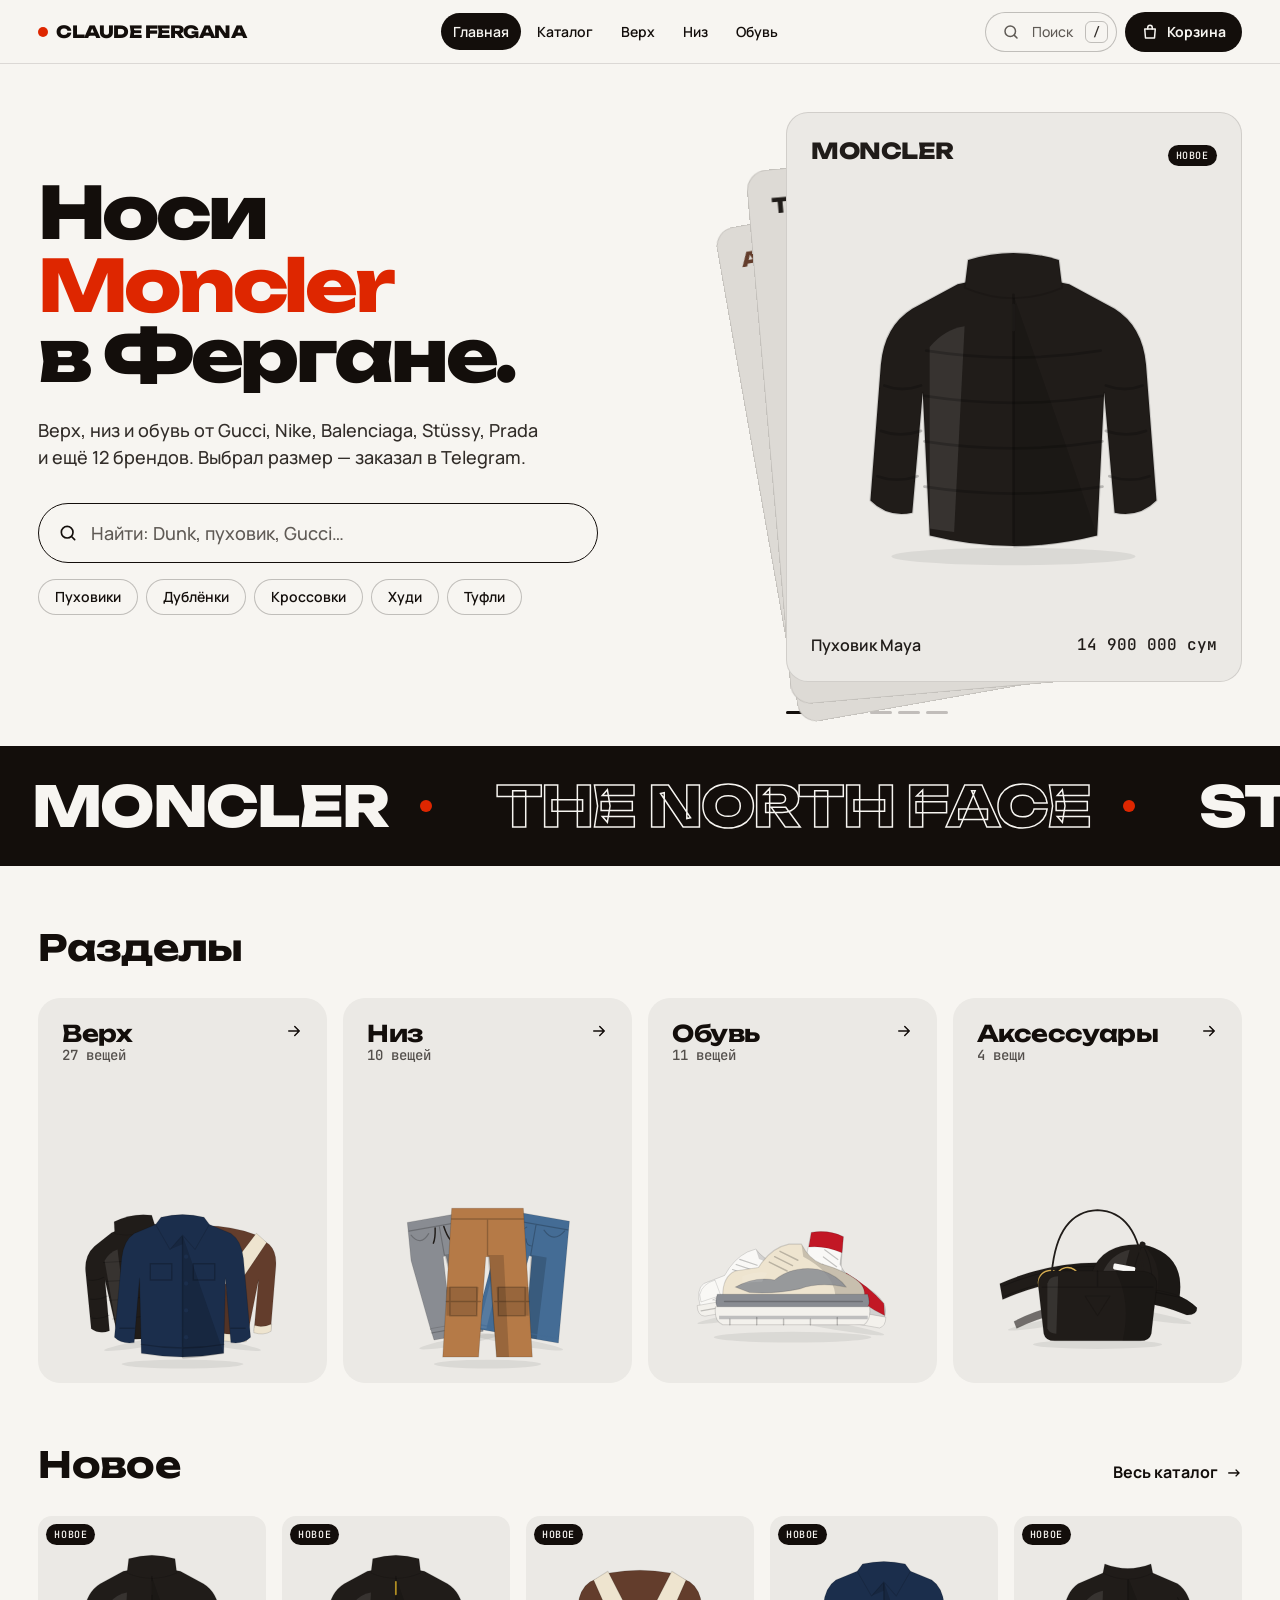
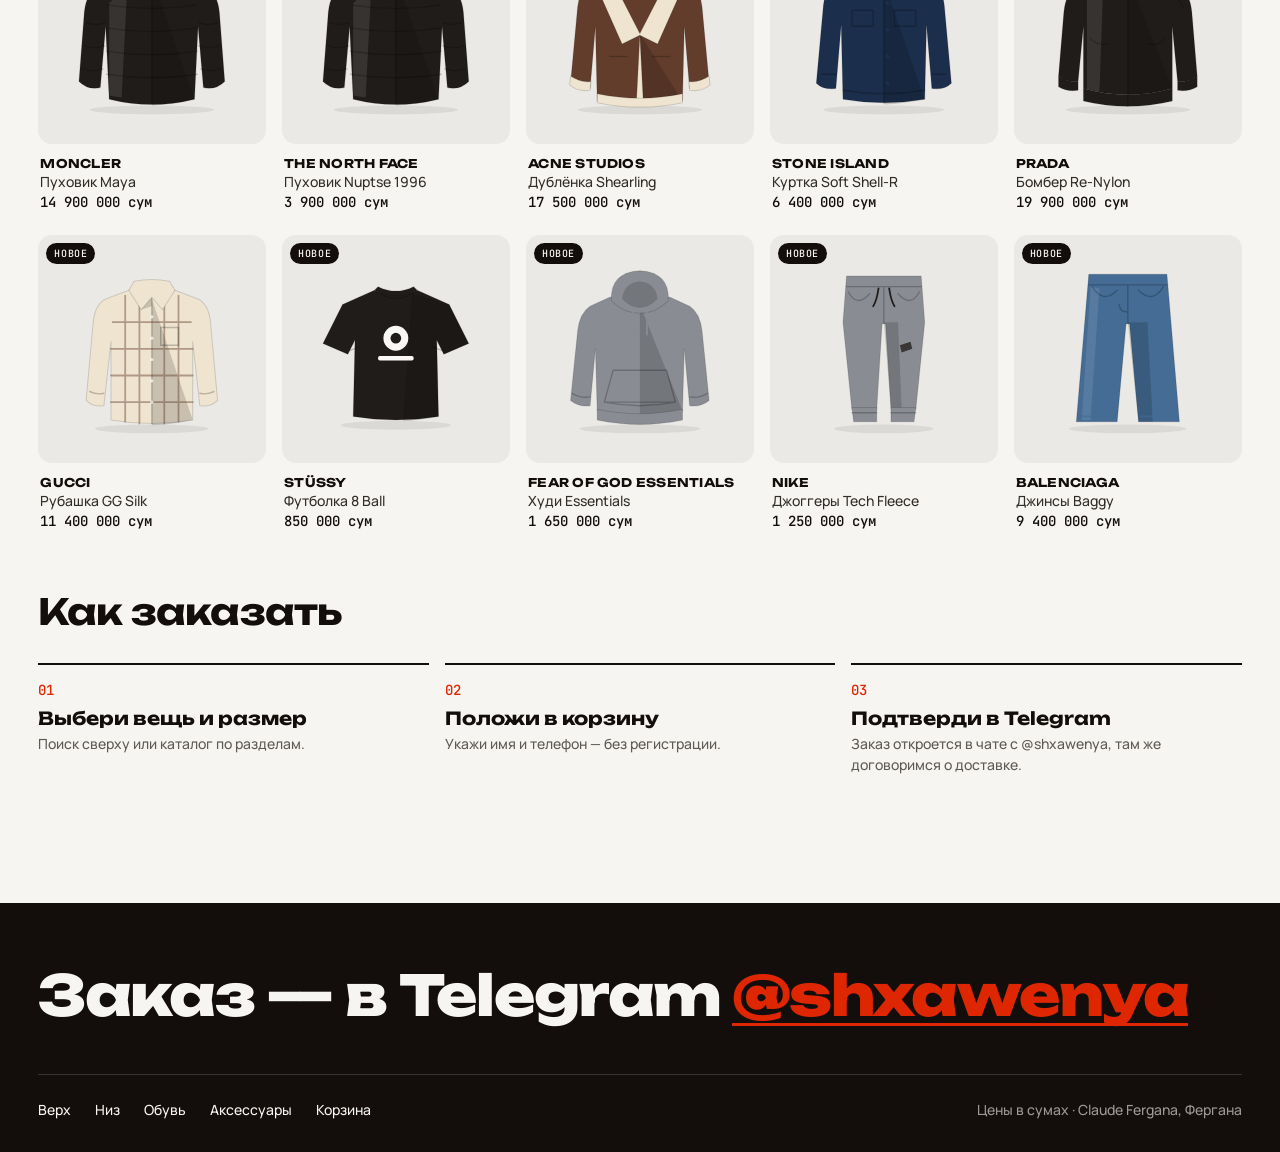
<file: web/index.html>
<!doctype html>
<html lang="ru">
<head>
<meta charset="utf-8">
<meta name="viewport" content="width=device-width, initial-scale=1, viewport-fit=cover">
<title>Claude Fergana — брендовая одежда в Фергане</title>
<meta name="description" content="Moncler, Gucci, Nike, Balenciaga, Stüssy и другие бренды. Верх, низ, обувь. Заказ в Telegram.">
<meta name="theme-color" content="#f6f4f0">
<link rel="preconnect" href="https://fonts.googleapis.com">
<link rel="preconnect" href="https://fonts.gstatic.com" crossorigin>
<link rel="preload" href="data/products.json" as="fetch" crossorigin>
<link rel="preload" href="assets/items.svg" as="fetch" crossorigin>
<link rel="stylesheet" href="css/tokens.css">
<link rel="stylesheet" href="css/site.css">
<link rel="icon" href="data:image/svg+xml,%3Csvg xmlns='http://www.w3.org/2000/svg' viewBox='0 0 32 32'%3E%3Crect width='32' height='32' rx='8' fill='%23201c18'/%3E%3Ccircle cx='16' cy='16' r='6' fill='%23e0442b'/%3E%3C/svg%3E">
<script type="module" src="js/home.js"></script>
</head>
<body>
<a class="skip" href="#main">К содержимому</a>
<header class="bar">
  <div class="wrap bar__in">
    <a class="logo" href="index.html"><span class="logo__dot" aria-hidden="true"></span>CLAUDE FERGANA</a>
    <nav class="bar__nav" aria-label="Разделы"><a href="index.html" aria-current="page">Главная</a><a href="catalog.html">Каталог</a><a href="catalog.html?cat=top">Верх</a><a href="catalog.html?cat=bottom">Низ</a><a href="catalog.html?cat=shoes">Обувь</a></nav>
    <div class="bar__tools">
      <button class="searchbtn" type="button" data-search aria-label="Поиск"><svg class="ico" viewBox="0 0 24 24" aria-hidden="true"><circle cx="11" cy="11" r="7"/><path d="m20 20-3.5-3.5"/></svg><span>Поиск</span><kbd>/</kbd></button>
      <a class="cartbtn" href="cart.html" data-cart-link><svg class="ico" viewBox="0 0 24 24" aria-hidden="true"><path d="M5 8h14l-1 12H6z"/><path d="M9 8V6a3 3 0 0 1 6 0v2"/></svg>Корзина <span class="count" data-count hidden>0</span></a>
    </div>
  </div>
</header>
<nav class="tabs" aria-label="Меню">
  <a href="index.html" aria-current="page"><svg class="ico" viewBox="0 0 24 24" aria-hidden="true"><path d="M3 11 12 4l9 7v9H3z"/><path d="M9 20v-6h6v6"/></svg>Главная</a>
  <a href="catalog.html"><svg class="ico" viewBox="0 0 24 24" aria-hidden="true"><rect x="4" y="4" width="7" height="7" rx="1.5"/><rect x="13" y="4" width="7" height="7" rx="1.5"/><rect x="4" y="13" width="7" height="7" rx="1.5"/><rect x="13" y="13" width="7" height="7" rx="1.5"/></svg>Каталог</a>
  <button type="button" data-search><svg class="ico" viewBox="0 0 24 24" aria-hidden="true"><circle cx="11" cy="11" r="7"/><path d="m20 20-3.5-3.5"/></svg>Поиск</button>
  <a href="cart.html" data-cart-link><svg class="ico" viewBox="0 0 24 24" aria-hidden="true"><path d="M5 8h14l-1 12H6z"/><path d="M9 8V6a3 3 0 0 1 6 0v2"/></svg>Корзина<span class="count" data-count hidden>0</span></a>
</nav>
<main id="main">
<section class="hero">
  <div class="wrap hero__in">
    <div>
      <h1 aria-label="Носи бренды в Фергане">
        <span class="w"><span style="--i:0">Носи</span></span>
        <span class="rot" data-rot aria-hidden="true"><span class="is-on">Moncler</span></span>
        <span class="w"><span style="--i:2">в Фергане.</span></span>
      </h1>
      <p class="hero__lede" data-reveal style="--i:3">Верх, низ и обувь от Gucci, Nike, Balenciaga, Stüssy, Prada и ещё <span data-brand-more>десятка</span> брендов. Выбрал размер — заказал в Telegram.</p>
      <div class="hero__search field-search" data-reveal style="--i:4">
        <svg class="ico" viewBox="0 0 24 24" aria-hidden="true"><circle cx="11" cy="11" r="7"/><path d="m20 20-3.5-3.5"/></svg>
        <input type="search" placeholder="Найти: Dunk, пуховик, Gucci…" aria-label="Поиск по названию" autocomplete="off" enterkeyhint="search" data-home-q>
        <div class="drop" data-home-res hidden></div>
      </div>
      <div class="hero__quick" data-reveal style="--i:5">
        <a class="chip" href="catalog.html?cat=top&amp;type=puffer">Пуховики</a>
        <a class="chip" href="catalog.html?cat=top&amp;type=sheepskin">Дублёнки</a>
        <a class="chip" href="catalog.html?cat=shoes&amp;type=sneakers">Кроссовки</a>
        <a class="chip" href="catalog.html?cat=top&amp;type=hoodie">Худи</a>
        <a class="chip" href="catalog.html?cat=shoes&amp;type=loafers">Туфли</a>
      </div>
    </div>
    <div class="deck" data-deck aria-label="Новинки"></div>
  </div>
</section>

<div class="marquee" aria-label="Бренды"><div class="marquee__track" data-marquee></div></div>

<section class="sec wrap">
  <div class="sec__head"><h2>Разделы</h2></div>
  <div class="cats" data-cats></div>
</section>

<section class="sec wrap" style="padding-top:0">
  <div class="sec__head"><h2>Новое</h2><a class="link-arrow" href="catalog.html">Весь каталог <span aria-hidden="true">→</span></a></div>
  <div class="grid" data-new></div>
</section>

<section class="sec wrap" style="padding-top:0">
  <div class="sec__head"><h2>Как заказать</h2></div>
  <ol class="steps">
    <li data-reveal style="--i:0"><b>Выбери вещь и размер</b><p>Поиск сверху или каталог по разделам.</p></li>
    <li data-reveal style="--i:1"><b>Положи в корзину</b><p>Укажи имя и телефон — без регистрации.</p></li>
    <li data-reveal style="--i:2"><b>Подтверди в Telegram</b><p>Заказ откроется в чате с @shxawenya, там же договоримся о доставке.</p></li>
  </ol>
</section>
</main>
<footer class="foot">
  <div class="wrap">
    <p class="foot__big">Заказ — в Telegram <a href="https://t.me/shxawenya" target="_blank" rel="noopener">@shxawenya</a></p>
    <div class="foot__row">
      <nav aria-label="Низ страницы"><a href="catalog.html?cat=top">Верх</a><a href="catalog.html?cat=bottom">Низ</a><a href="catalog.html?cat=shoes">Обувь</a><a href="catalog.html?cat=acc">Аксессуары</a><a href="cart.html">Корзина</a></nav>
      <p class="muted">Цены в сумах · Claude Fergana, Фергана</p>
    </div>
  </div>
</footer>
</body>
</html>
</file>
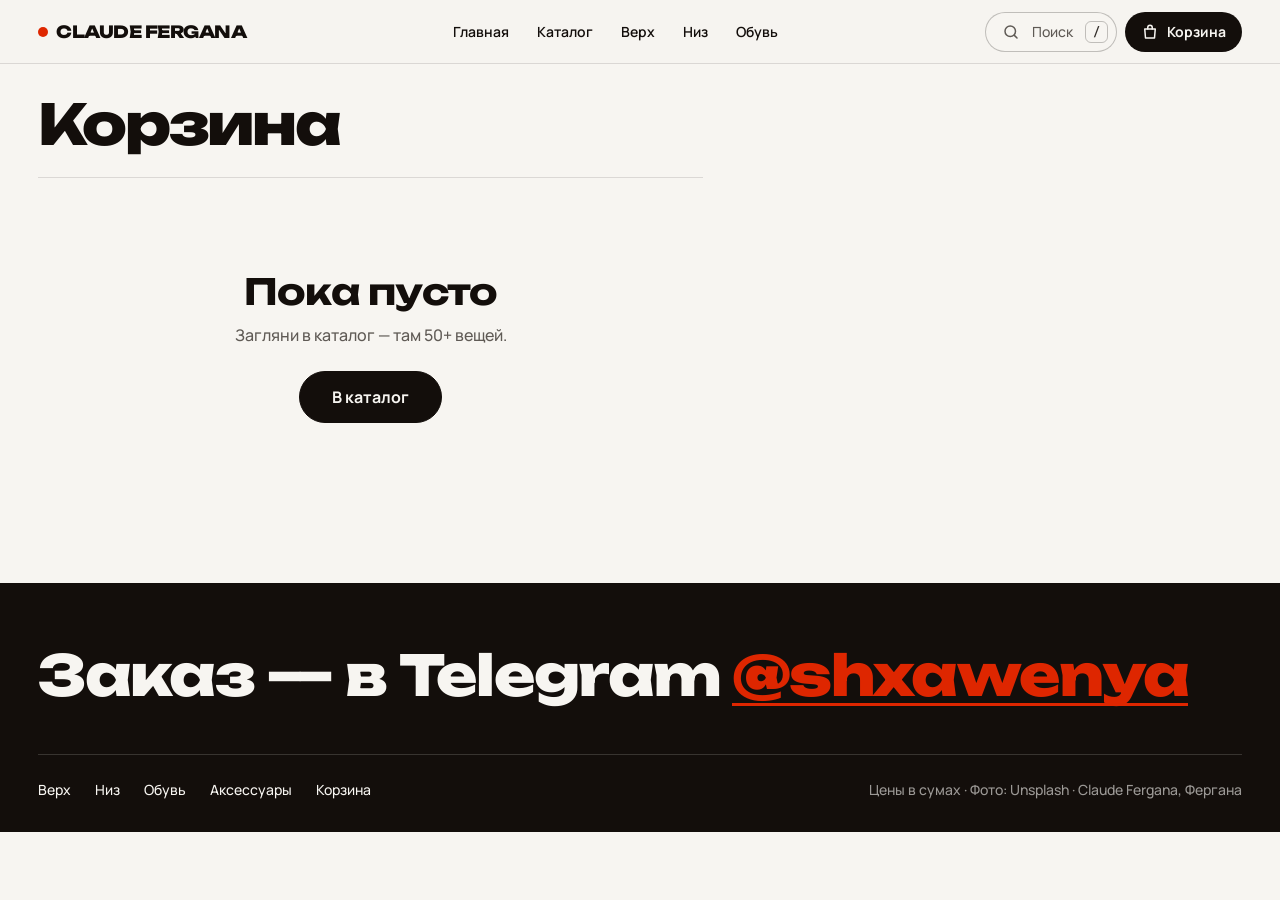
<file: cart.html>
<!doctype html>
<html lang="ru">
<head>
<meta charset="utf-8">
<meta name="viewport" content="width=device-width, initial-scale=1, viewport-fit=cover">
<title>Корзина — Claude Fergana</title>
<meta name="description" content="Ваша корзина. Заказ подтверждается в Telegram.">
<meta name="theme-color" content="#f6f4f0">
<link rel="preconnect" href="https://fonts.googleapis.com">
<link rel="preconnect" href="https://fonts.gstatic.com" crossorigin>
<link rel="preload" href="data/products.json" as="fetch" crossorigin>
<link rel="preload" href="assets/items.svg" as="fetch" crossorigin>
<link rel="stylesheet" href="css/tokens.css">
<link rel="stylesheet" href="css/site.css">
<link rel="icon" href="data:image/svg+xml,%3Csvg xmlns='http://www.w3.org/2000/svg' viewBox='0 0 32 32'%3E%3Crect width='32' height='32' rx='8' fill='%23201c18'/%3E%3Ccircle cx='16' cy='16' r='6' fill='%23e0442b'/%3E%3C/svg%3E">
<script type="module" src="js/cart.js"></script>
</head>
<body>
<a class="skip" href="#main">К содержимому</a>
<header class="bar">
  <div class="wrap bar__in">
    <a class="logo" href="index.html"><span class="logo__dot" aria-hidden="true"></span>CLAUDE FERGANA</a>
    <nav class="bar__nav" aria-label="Разделы"><a href="index.html">Главная</a><a href="catalog.html">Каталог</a><a href="catalog.html?cat=top">Верх</a><a href="catalog.html?cat=bottom">Низ</a><a href="catalog.html?cat=shoes">Обувь</a></nav>
    <div class="bar__tools">
      <button class="searchbtn" type="button" data-search aria-label="Поиск"><svg class="ico" viewBox="0 0 24 24" aria-hidden="true"><circle cx="11" cy="11" r="7"/><path d="m20 20-3.5-3.5"/></svg><span>Поиск</span><kbd>/</kbd></button>
      <a class="cartbtn" href="cart.html" data-cart-link aria-current="page"><svg class="ico" viewBox="0 0 24 24" aria-hidden="true"><path d="M5 8h14l-1 12H6z"/><path d="M9 8V6a3 3 0 0 1 6 0v2"/></svg>Корзина <span class="count" data-count hidden>0</span></a>
    </div>
  </div>
</header>
<nav class="tabs" aria-label="Меню">
  <a href="index.html"><svg class="ico" viewBox="0 0 24 24" aria-hidden="true"><path d="M3 11 12 4l9 7v9H3z"/><path d="M9 20v-6h6v6"/></svg>Главная</a>
  <a href="catalog.html"><svg class="ico" viewBox="0 0 24 24" aria-hidden="true"><rect x="4" y="4" width="7" height="7" rx="1.5"/><rect x="13" y="4" width="7" height="7" rx="1.5"/><rect x="4" y="13" width="7" height="7" rx="1.5"/><rect x="13" y="13" width="7" height="7" rx="1.5"/></svg>Каталог</a>
  <button type="button" data-search><svg class="ico" viewBox="0 0 24 24" aria-hidden="true"><circle cx="11" cy="11" r="7"/><path d="m20 20-3.5-3.5"/></svg>Поиск</button>
  <a href="cart.html" data-cart-link aria-current="page"><svg class="ico" viewBox="0 0 24 24" aria-hidden="true"><path d="M5 8h14l-1 12H6z"/><path d="M9 8V6a3 3 0 0 1 6 0v2"/></svg>Корзина<span class="count" data-count hidden>0</span></a>
</nav>
<main id="main">
<div class="wrap cart" data-cart>
  <div>
    <h1>Корзина</h1>
    <ul class="lines" data-lines></ul>
    <div class="empty" data-empty hidden><h2>Пока пусто</h2><p>Загляни в каталог — там 50+ вещей.</p><a class="btn" href="catalog.html">В каталог</a></div>
  </div>
  <form class="summary" data-form novalidate>
    <h2>Оформление</h2>
    <div class="total"><span>Итого</span><b data-total>0 сум</b></div>
    <div class="fld"><label for="f-name">Имя</label><input id="f-name" name="name" autocomplete="name" maxlength="100" required><small data-err-name></small></div>
    <div class="fld"><label for="f-phone">Телефон</label><input id="f-phone" name="phone" type="tel" inputmode="tel" autocomplete="tel" placeholder="+998 __ ___ __ __" maxlength="100" required><small data-err-phone></small></div>
    <div class="fld"><label for="f-note">Комментарий</label><textarea id="f-note" name="note" maxlength="500" placeholder="Адрес, удобное время"></textarea></div>
    <button class="btn btn--accent" type="submit" data-submit>Оформить в Telegram</button>
    <p class="err" data-err role="alert"></p>
    <p class="pdp__note">Откроется чат с @shxawenya с готовым текстом заказа — останется нажать «Отправить».</p>
  </form>
</div>
</main>
<footer class="foot">
  <div class="wrap">
    <p class="foot__big">Заказ — в Telegram <a href="https://t.me/shxawenya" target="_blank" rel="noopener">@shxawenya</a></p>
    <div class="foot__row">
      <nav aria-label="Низ страницы"><a href="catalog.html?cat=top">Верх</a><a href="catalog.html?cat=bottom">Низ</a><a href="catalog.html?cat=shoes">Обувь</a><a href="catalog.html?cat=acc">Аксессуары</a><a href="cart.html">Корзина</a></nav>
      <p class="muted">Цены в сумах · Фото: Unsplash · Claude Fergana, Фергана</p>
    </div>
  </div>
</footer>
</body>
</html>
</file>
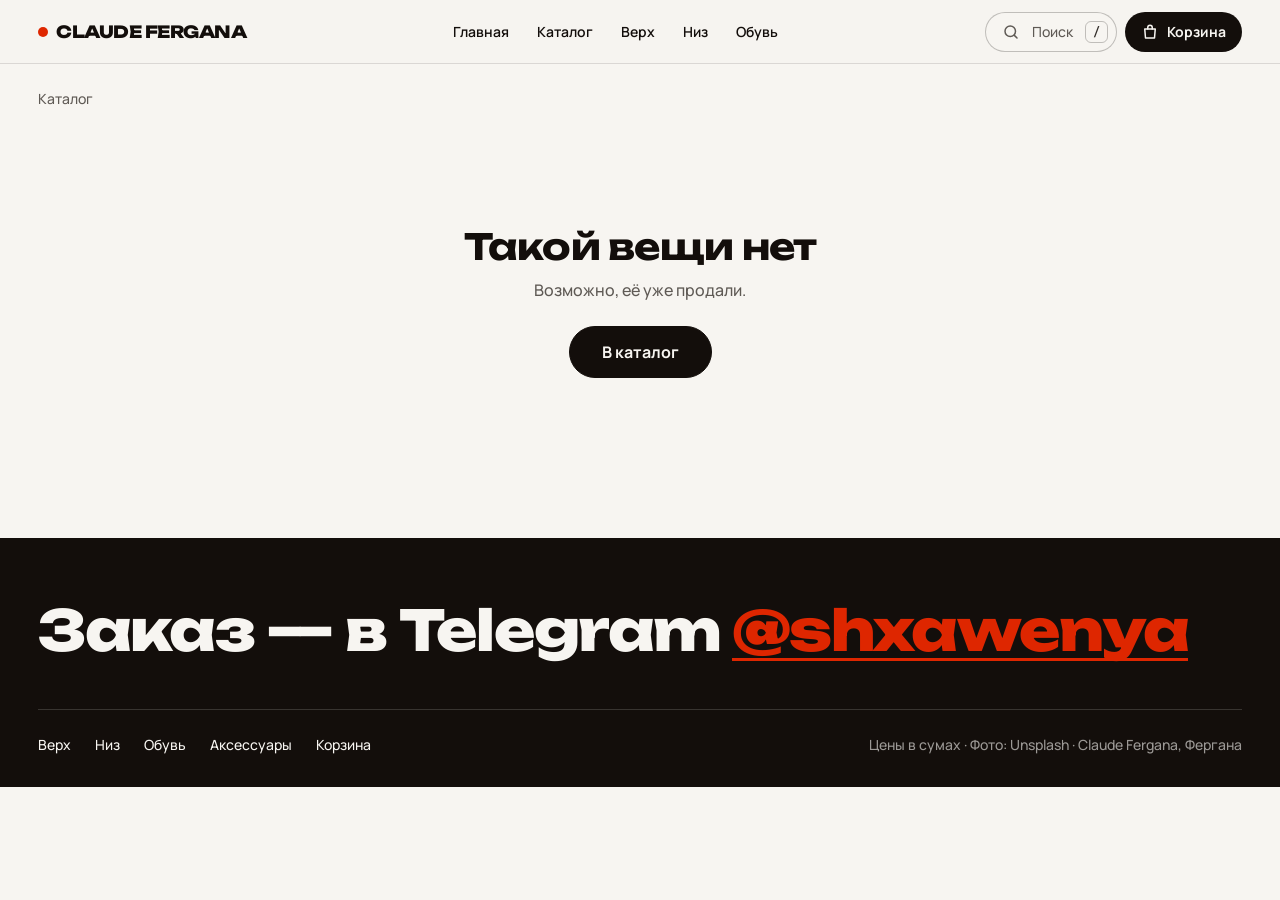
<file: product.html>
<!doctype html>
<html lang="ru">
<head>
<meta charset="utf-8">
<meta name="viewport" content="width=device-width, initial-scale=1, viewport-fit=cover">
<title>Товар — Claude Fergana</title>
<meta name="description" content="Брендовая одежда в Фергане. Заказ в Telegram.">
<meta name="theme-color" content="#f6f4f0">
<link rel="preconnect" href="https://fonts.googleapis.com">
<link rel="preconnect" href="https://fonts.gstatic.com" crossorigin>
<link rel="preload" href="data/products.json" as="fetch" crossorigin>
<link rel="preload" href="assets/items.svg" as="fetch" crossorigin>
<link rel="stylesheet" href="css/tokens.css">
<link rel="stylesheet" href="css/site.css">
<link rel="icon" href="data:image/svg+xml,%3Csvg xmlns='http://www.w3.org/2000/svg' viewBox='0 0 32 32'%3E%3Crect width='32' height='32' rx='8' fill='%23201c18'/%3E%3Ccircle cx='16' cy='16' r='6' fill='%23e0442b'/%3E%3C/svg%3E">
<script type="module" src="js/product.js"></script>
</head>
<body>
<a class="skip" href="#main">К содержимому</a>
<header class="bar">
  <div class="wrap bar__in">
    <a class="logo" href="index.html"><span class="logo__dot" aria-hidden="true"></span>CLAUDE FERGANA</a>
    <nav class="bar__nav" aria-label="Разделы"><a href="index.html">Главная</a><a href="catalog.html">Каталог</a><a href="catalog.html?cat=top">Верх</a><a href="catalog.html?cat=bottom">Низ</a><a href="catalog.html?cat=shoes">Обувь</a></nav>
    <div class="bar__tools">
      <button class="searchbtn" type="button" data-search aria-label="Поиск"><svg class="ico" viewBox="0 0 24 24" aria-hidden="true"><circle cx="11" cy="11" r="7"/><path d="m20 20-3.5-3.5"/></svg><span>Поиск</span><kbd>/</kbd></button>
      <a class="cartbtn" href="cart.html" data-cart-link><svg class="ico" viewBox="0 0 24 24" aria-hidden="true"><path d="M5 8h14l-1 12H6z"/><path d="M9 8V6a3 3 0 0 1 6 0v2"/></svg>Корзина <span class="count" data-count hidden>0</span></a>
    </div>
  </div>
</header>
<nav class="tabs" aria-label="Меню">
  <a href="index.html"><svg class="ico" viewBox="0 0 24 24" aria-hidden="true"><path d="M3 11 12 4l9 7v9H3z"/><path d="M9 20v-6h6v6"/></svg>Главная</a>
  <a href="catalog.html"><svg class="ico" viewBox="0 0 24 24" aria-hidden="true"><rect x="4" y="4" width="7" height="7" rx="1.5"/><rect x="13" y="4" width="7" height="7" rx="1.5"/><rect x="4" y="13" width="7" height="7" rx="1.5"/><rect x="13" y="13" width="7" height="7" rx="1.5"/></svg>Каталог</a>
  <button type="button" data-search><svg class="ico" viewBox="0 0 24 24" aria-hidden="true"><circle cx="11" cy="11" r="7"/><path d="m20 20-3.5-3.5"/></svg>Поиск</button>
  <a href="cart.html" data-cart-link><svg class="ico" viewBox="0 0 24 24" aria-hidden="true"><path d="M5 8h14l-1 12H6z"/><path d="M9 8V6a3 3 0 0 1 6 0v2"/></svg>Корзина<span class="count" data-count hidden>0</span></a>
</nav>
<main id="main">
<div class="wrap">
  <nav class="crumbs" aria-label="Путь" data-crumbs><a href="catalog.html">Каталог</a></nav>
  <div class="pdp" data-pdp>
    <div class="pdp__media"><div class="pdp__art" data-art></div><div class="thumbs" data-thumbs></div></div>
    <div data-info></div>
  </div>
  <section class="sec" data-more-wrap hidden>
    <div class="sec__head"><h2 data-more-title>Похожее</h2><a class="link-arrow" data-more-link href="catalog.html">Смотреть все <span aria-hidden="true">→</span></a></div>
    <div class="grid" data-more></div>
  </section>
</div>
</main>
<footer class="foot">
  <div class="wrap">
    <p class="foot__big">Заказ — в Telegram <a href="https://t.me/shxawenya" target="_blank" rel="noopener">@shxawenya</a></p>
    <div class="foot__row">
      <nav aria-label="Низ страницы"><a href="catalog.html?cat=top">Верх</a><a href="catalog.html?cat=bottom">Низ</a><a href="catalog.html?cat=shoes">Обувь</a><a href="catalog.html?cat=acc">Аксессуары</a><a href="cart.html">Корзина</a></nav>
      <p class="muted">Цены в сумах · Фото: Unsplash · Claude Fergana, Фергана</p>
    </div>
  </div>
</footer>
</body>
</html>
</file>
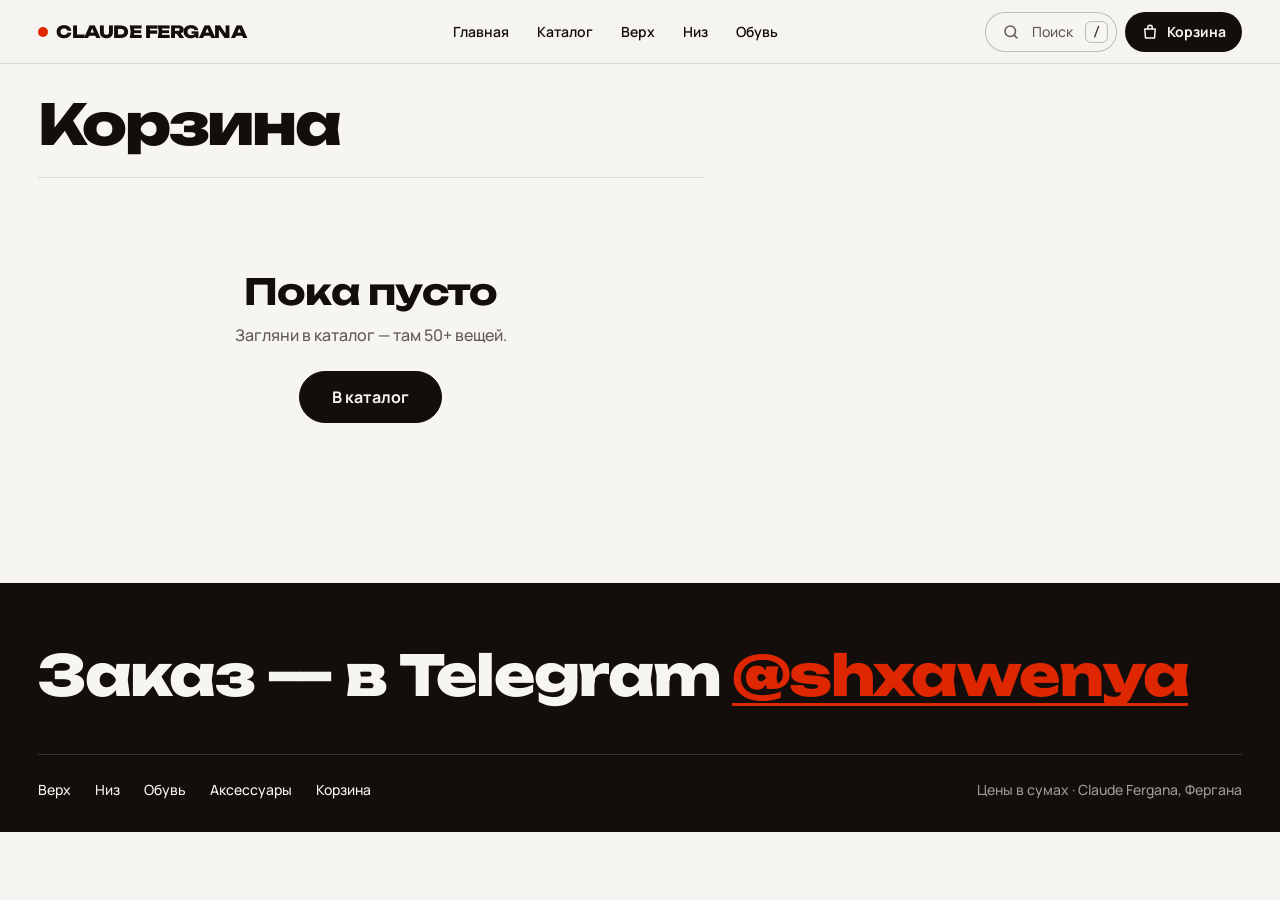
<file: web/cart.html>
<!doctype html>
<html lang="ru">
<head>
<meta charset="utf-8">
<meta name="viewport" content="width=device-width, initial-scale=1, viewport-fit=cover">
<title>Корзина — Claude Fergana</title>
<meta name="description" content="Ваша корзина. Заказ подтверждается в Telegram.">
<meta name="theme-color" content="#f6f4f0">
<link rel="preconnect" href="https://fonts.googleapis.com">
<link rel="preconnect" href="https://fonts.gstatic.com" crossorigin>
<link rel="preload" href="data/products.json" as="fetch" crossorigin>
<link rel="preload" href="assets/items.svg" as="fetch" crossorigin>
<link rel="stylesheet" href="css/tokens.css">
<link rel="stylesheet" href="css/site.css">
<link rel="icon" href="data:image/svg+xml,%3Csvg xmlns='http://www.w3.org/2000/svg' viewBox='0 0 32 32'%3E%3Crect width='32' height='32' rx='8' fill='%23201c18'/%3E%3Ccircle cx='16' cy='16' r='6' fill='%23e0442b'/%3E%3C/svg%3E">
<script type="module" src="js/cart.js"></script>
</head>
<body>
<a class="skip" href="#main">К содержимому</a>
<header class="bar">
  <div class="wrap bar__in">
    <a class="logo" href="index.html"><span class="logo__dot" aria-hidden="true"></span>CLAUDE FERGANA</a>
    <nav class="bar__nav" aria-label="Разделы"><a href="index.html">Главная</a><a href="catalog.html">Каталог</a><a href="catalog.html?cat=top">Верх</a><a href="catalog.html?cat=bottom">Низ</a><a href="catalog.html?cat=shoes">Обувь</a></nav>
    <div class="bar__tools">
      <button class="searchbtn" type="button" data-search aria-label="Поиск"><svg class="ico" viewBox="0 0 24 24" aria-hidden="true"><circle cx="11" cy="11" r="7"/><path d="m20 20-3.5-3.5"/></svg><span>Поиск</span><kbd>/</kbd></button>
      <a class="cartbtn" href="cart.html" data-cart-link aria-current="page"><svg class="ico" viewBox="0 0 24 24" aria-hidden="true"><path d="M5 8h14l-1 12H6z"/><path d="M9 8V6a3 3 0 0 1 6 0v2"/></svg>Корзина <span class="count" data-count hidden>0</span></a>
    </div>
  </div>
</header>
<nav class="tabs" aria-label="Меню">
  <a href="index.html"><svg class="ico" viewBox="0 0 24 24" aria-hidden="true"><path d="M3 11 12 4l9 7v9H3z"/><path d="M9 20v-6h6v6"/></svg>Главная</a>
  <a href="catalog.html"><svg class="ico" viewBox="0 0 24 24" aria-hidden="true"><rect x="4" y="4" width="7" height="7" rx="1.5"/><rect x="13" y="4" width="7" height="7" rx="1.5"/><rect x="4" y="13" width="7" height="7" rx="1.5"/><rect x="13" y="13" width="7" height="7" rx="1.5"/></svg>Каталог</a>
  <button type="button" data-search><svg class="ico" viewBox="0 0 24 24" aria-hidden="true"><circle cx="11" cy="11" r="7"/><path d="m20 20-3.5-3.5"/></svg>Поиск</button>
  <a href="cart.html" data-cart-link aria-current="page"><svg class="ico" viewBox="0 0 24 24" aria-hidden="true"><path d="M5 8h14l-1 12H6z"/><path d="M9 8V6a3 3 0 0 1 6 0v2"/></svg>Корзина<span class="count" data-count hidden>0</span></a>
</nav>
<main id="main">
<div class="wrap cart" data-cart>
  <div>
    <h1>Корзина</h1>
    <ul class="lines" data-lines></ul>
    <div class="empty" data-empty hidden><h2>Пока пусто</h2><p>Загляни в каталог — там 50+ вещей.</p><a class="btn" href="catalog.html">В каталог</a></div>
  </div>
  <form class="summary" data-form novalidate>
    <h2>Оформление</h2>
    <div class="total"><span>Итого</span><b data-total>0 сум</b></div>
    <div class="fld"><label for="f-name">Имя</label><input id="f-name" name="name" autocomplete="name" maxlength="100" required><small data-err-name></small></div>
    <div class="fld"><label for="f-phone">Телефон</label><input id="f-phone" name="phone" type="tel" inputmode="tel" autocomplete="tel" placeholder="+998 __ ___ __ __" maxlength="100" required><small data-err-phone></small></div>
    <div class="fld"><label for="f-note">Комментарий</label><textarea id="f-note" name="note" maxlength="500" placeholder="Адрес, удобное время"></textarea></div>
    <button class="btn btn--accent" type="submit" data-submit>Оформить в Telegram</button>
    <p class="err" data-err role="alert"></p>
    <p class="pdp__note">Откроется чат с @shxawenya с готовым текстом заказа — останется нажать «Отправить».</p>
  </form>
</div>
</main>
<footer class="foot">
  <div class="wrap">
    <p class="foot__big">Заказ — в Telegram <a href="https://t.me/shxawenya" target="_blank" rel="noopener">@shxawenya</a></p>
    <div class="foot__row">
      <nav aria-label="Низ страницы"><a href="catalog.html?cat=top">Верх</a><a href="catalog.html?cat=bottom">Низ</a><a href="catalog.html?cat=shoes">Обувь</a><a href="catalog.html?cat=acc">Аксессуары</a><a href="cart.html">Корзина</a></nav>
      <p class="muted">Цены в сумах · Claude Fergana, Фергана</p>
    </div>
  </div>
</footer>
</body>
</html>
</file>
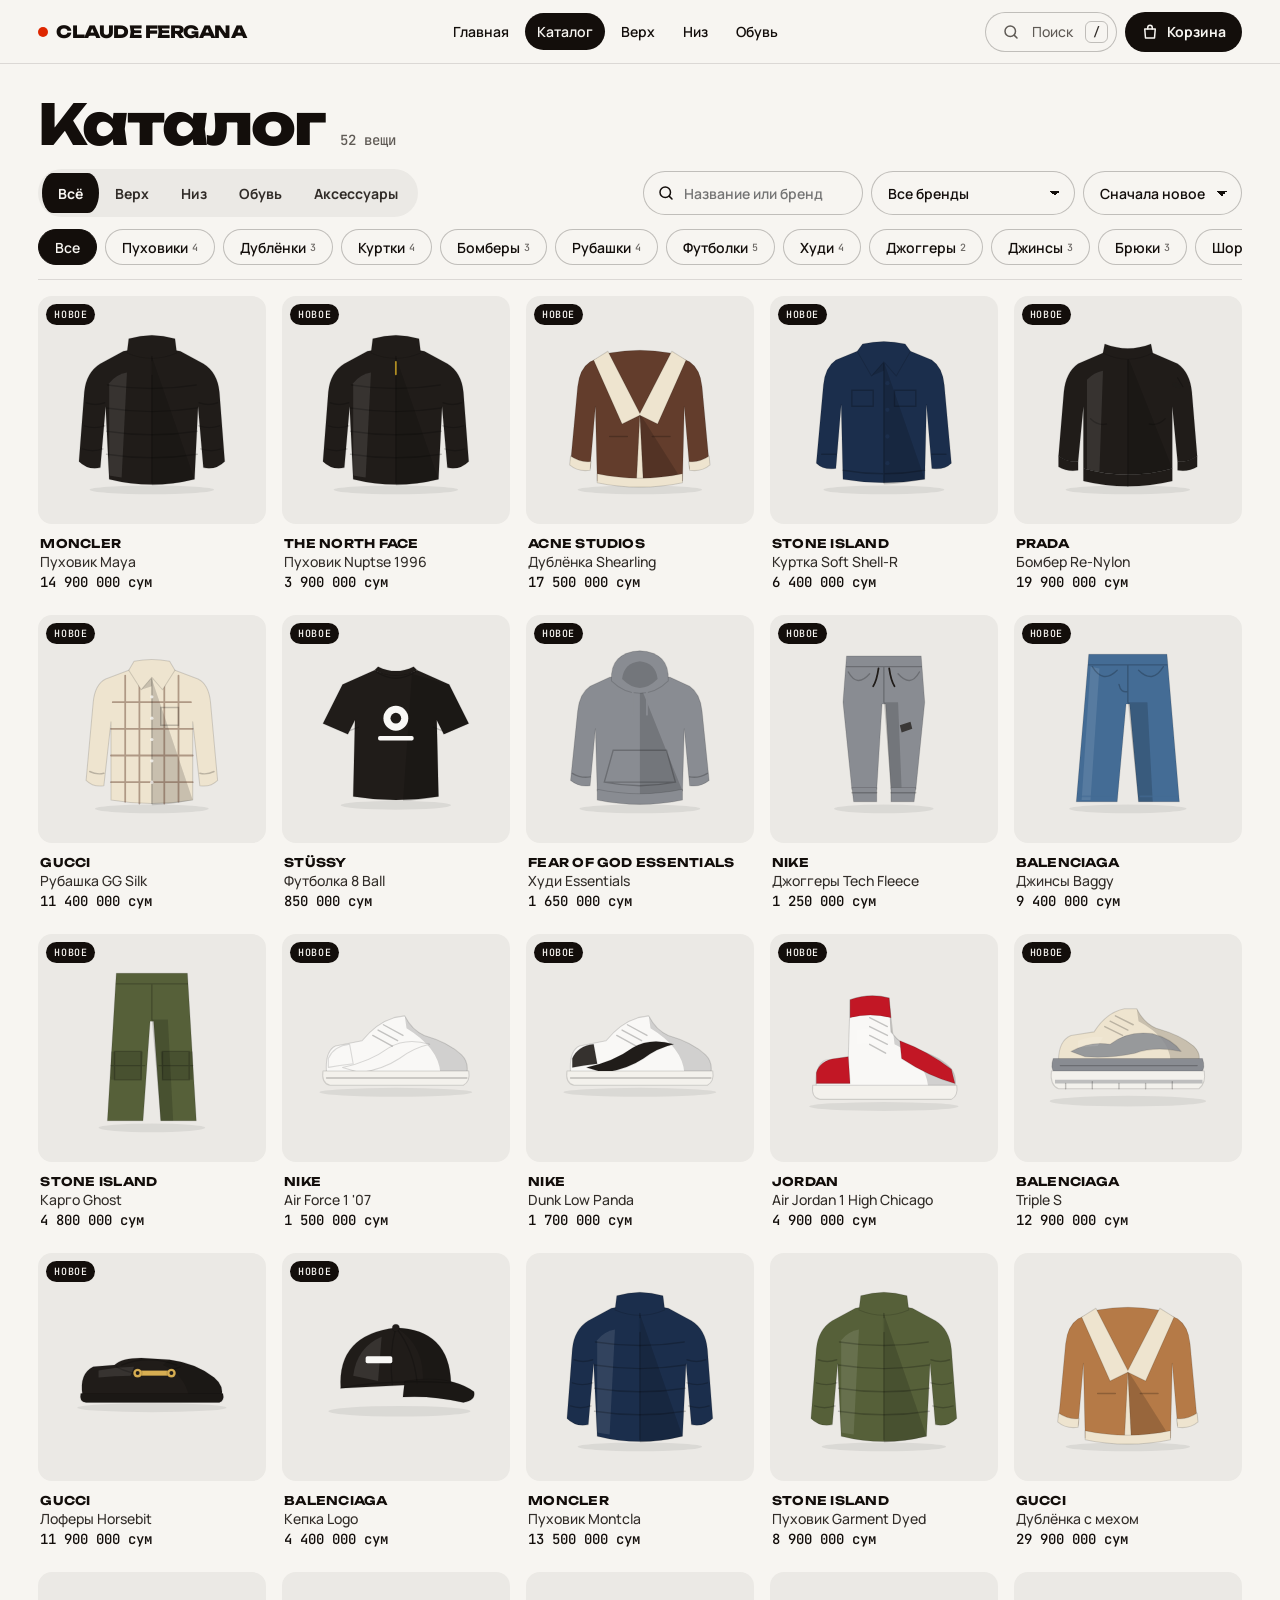
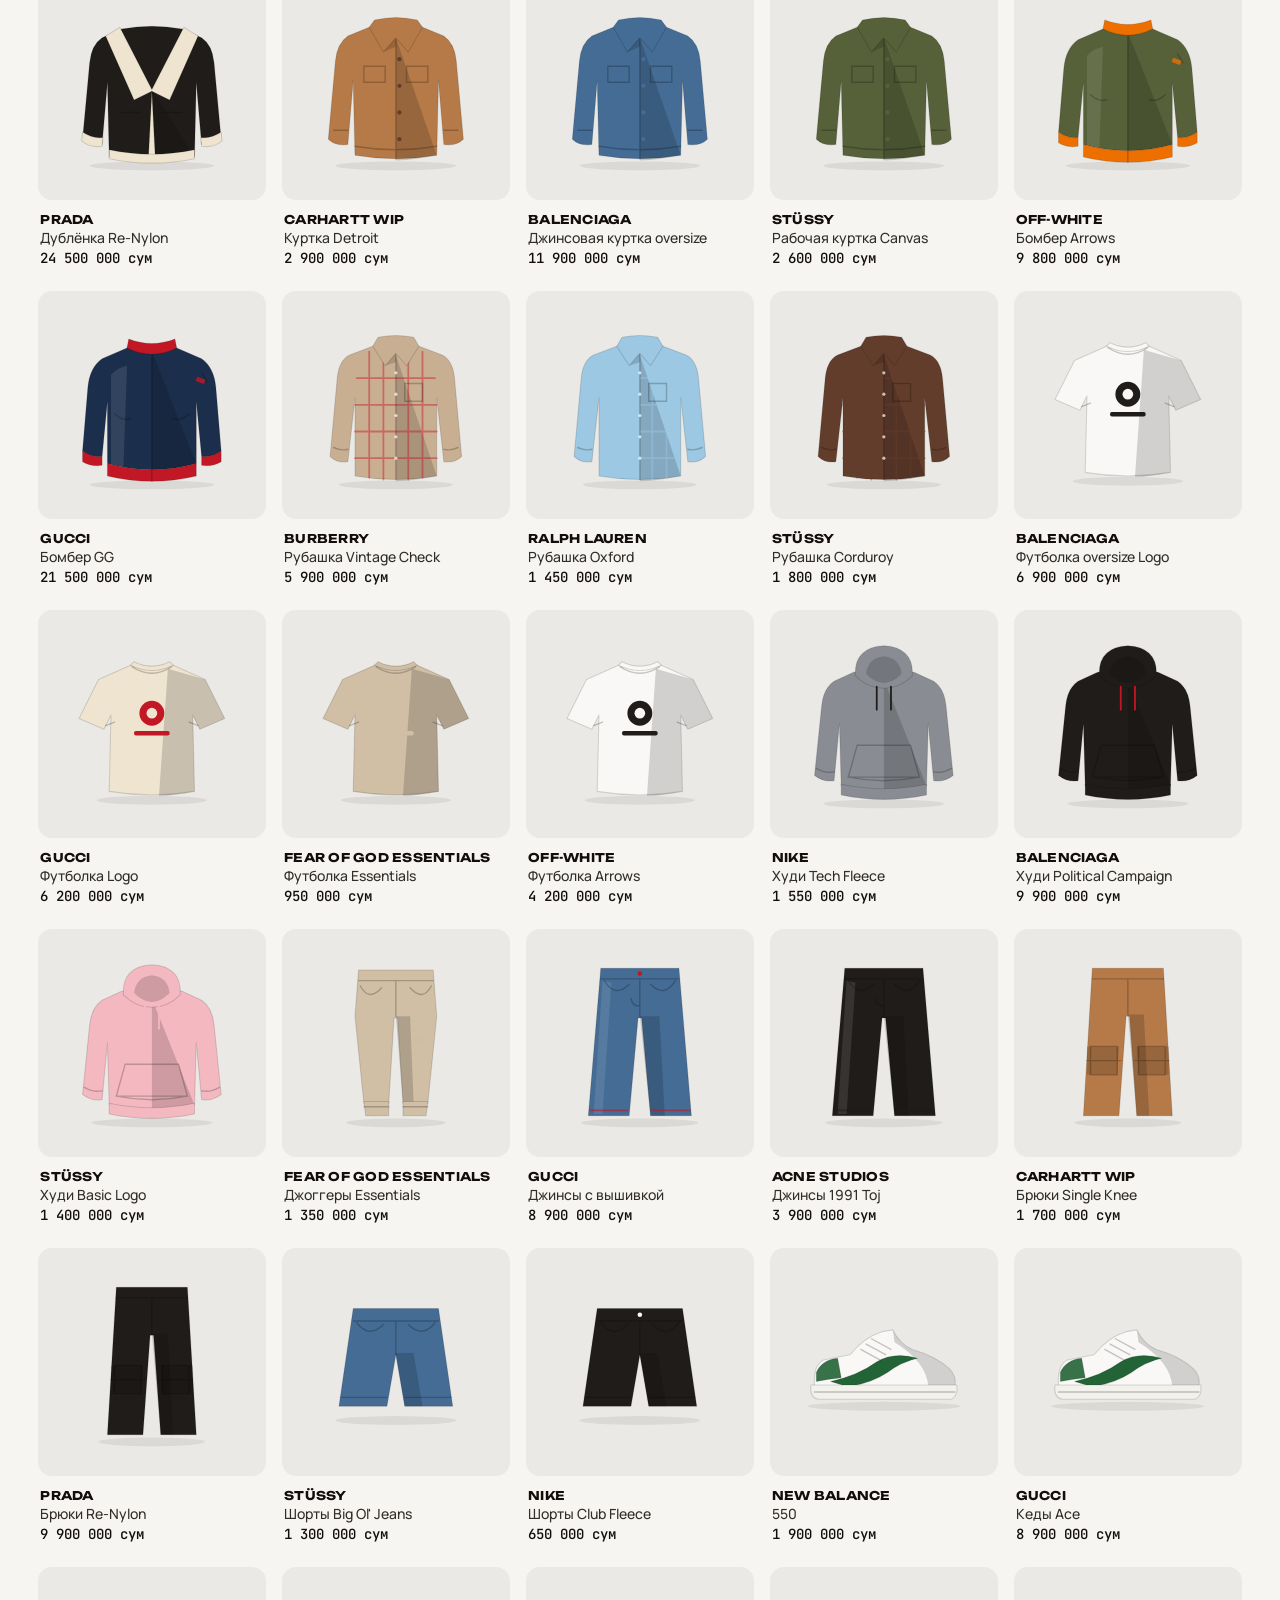
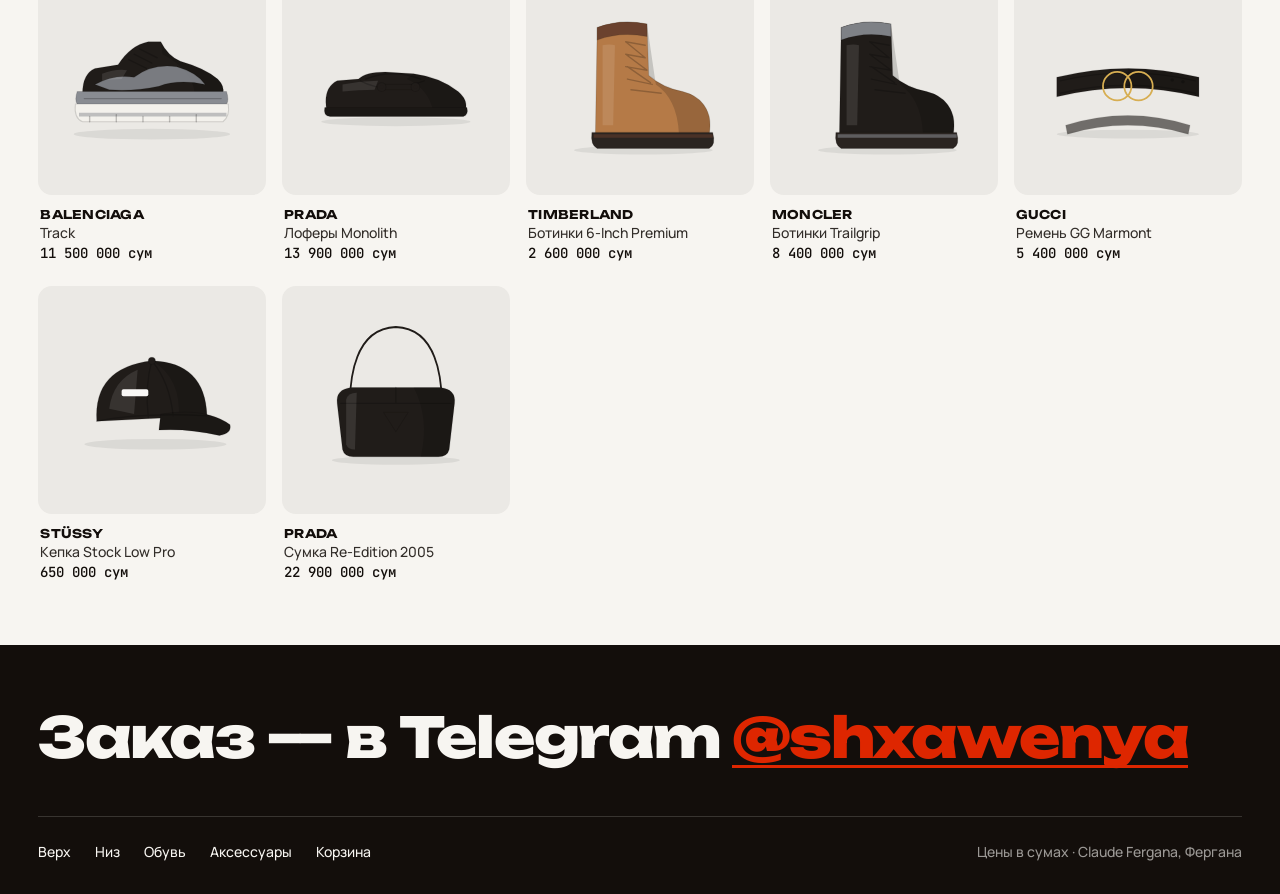
<file: web/catalog.html>
<!doctype html>
<html lang="ru">
<head>
<meta charset="utf-8">
<meta name="viewport" content="width=device-width, initial-scale=1, viewport-fit=cover">
<title>Каталог — Claude Fergana</title>
<meta name="description" content="Брендовая одежда и обувь: пуховики, дублёнки, куртки, худи, джинсы, кроссовки.">
<meta name="theme-color" content="#f6f4f0">
<link rel="preconnect" href="https://fonts.googleapis.com">
<link rel="preconnect" href="https://fonts.gstatic.com" crossorigin>
<link rel="preload" href="data/products.json" as="fetch" crossorigin>
<link rel="preload" href="assets/items.svg" as="fetch" crossorigin>
<link rel="stylesheet" href="css/tokens.css">
<link rel="stylesheet" href="css/site.css">
<link rel="icon" href="data:image/svg+xml,%3Csvg xmlns='http://www.w3.org/2000/svg' viewBox='0 0 32 32'%3E%3Crect width='32' height='32' rx='8' fill='%23201c18'/%3E%3Ccircle cx='16' cy='16' r='6' fill='%23e0442b'/%3E%3C/svg%3E">
<script type="module" src="js/catalog.js"></script>
</head>
<body>
<a class="skip" href="#main">К содержимому</a>
<header class="bar">
  <div class="wrap bar__in">
    <a class="logo" href="index.html"><span class="logo__dot" aria-hidden="true"></span>CLAUDE FERGANA</a>
    <nav class="bar__nav" aria-label="Разделы"><a href="index.html">Главная</a><a href="catalog.html" aria-current="page">Каталог</a><a href="catalog.html?cat=top">Верх</a><a href="catalog.html?cat=bottom">Низ</a><a href="catalog.html?cat=shoes">Обувь</a></nav>
    <div class="bar__tools">
      <button class="searchbtn" type="button" data-search aria-label="Поиск"><svg class="ico" viewBox="0 0 24 24" aria-hidden="true"><circle cx="11" cy="11" r="7"/><path d="m20 20-3.5-3.5"/></svg><span>Поиск</span><kbd>/</kbd></button>
      <a class="cartbtn" href="cart.html" data-cart-link><svg class="ico" viewBox="0 0 24 24" aria-hidden="true"><path d="M5 8h14l-1 12H6z"/><path d="M9 8V6a3 3 0 0 1 6 0v2"/></svg>Корзина <span class="count" data-count hidden>0</span></a>
    </div>
  </div>
</header>
<nav class="tabs" aria-label="Меню">
  <a href="index.html"><svg class="ico" viewBox="0 0 24 24" aria-hidden="true"><path d="M3 11 12 4l9 7v9H3z"/><path d="M9 20v-6h6v6"/></svg>Главная</a>
  <a href="catalog.html" aria-current="page"><svg class="ico" viewBox="0 0 24 24" aria-hidden="true"><rect x="4" y="4" width="7" height="7" rx="1.5"/><rect x="13" y="4" width="7" height="7" rx="1.5"/><rect x="4" y="13" width="7" height="7" rx="1.5"/><rect x="13" y="13" width="7" height="7" rx="1.5"/></svg>Каталог</a>
  <button type="button" data-search><svg class="ico" viewBox="0 0 24 24" aria-hidden="true"><circle cx="11" cy="11" r="7"/><path d="m20 20-3.5-3.5"/></svg>Поиск</button>
  <a href="cart.html" data-cart-link><svg class="ico" viewBox="0 0 24 24" aria-hidden="true"><path d="M5 8h14l-1 12H6z"/><path d="M9 8V6a3 3 0 0 1 6 0v2"/></svg>Корзина<span class="count" data-count hidden>0</span></a>
</nav>
<main id="main">
<div class="wrap">
  <div class="cat-head"><h1 data-title>Каталог</h1><p data-found></p></div>
  <div class="filters">
    <div class="filters__row">
      <div class="seg" role="tablist" aria-label="Раздел" data-seg>
        <span class="seg__ind" aria-hidden="true"></span>
        <button role="tab" data-cat="">Всё</button>
        <button role="tab" data-cat="top">Верх</button>
        <button role="tab" data-cat="bottom">Низ</button>
        <button role="tab" data-cat="shoes">Обувь</button>
        <button role="tab" data-cat="acc">Аксессуары</button>
      </div>
      <div class="filters__tools">
        <label class="mini-search"><span class="sr">Поиск в каталоге</span>
          <svg class="ico" viewBox="0 0 24 24" aria-hidden="true"><circle cx="11" cy="11" r="7"/><path d="m20 20-3.5-3.5"/></svg>
          <input type="search" placeholder="Название или бренд" data-q autocomplete="off" enterkeyhint="search"></label>
        <label><span class="sr">Бренд</span><select class="select" data-brand><option value="">Все бренды</option></select></label>
        <label><span class="sr">Сортировка</span><select class="select" data-sort>
          <option value="">Сначала новое</option><option value="asc">Дешевле</option><option value="desc">Дороже</option></select></label>
      </div>
    </div>
    <div class="types" data-types></div>
  </div>
  <div class="grid" data-grid></div>
  <div class="empty" data-empty hidden><h2>Ничего не нашлось</h2><p>Сбрось фильтры или поищи по-другому.</p><button class="btn btn--ghost" type="button" data-reset>Сбросить фильтры</button></div>
</div>
</main>
<footer class="foot">
  <div class="wrap">
    <p class="foot__big">Заказ — в Telegram <a href="https://t.me/shxawenya" target="_blank" rel="noopener">@shxawenya</a></p>
    <div class="foot__row">
      <nav aria-label="Низ страницы"><a href="catalog.html?cat=top">Верх</a><a href="catalog.html?cat=bottom">Низ</a><a href="catalog.html?cat=shoes">Обувь</a><a href="catalog.html?cat=acc">Аксессуары</a><a href="cart.html">Корзина</a></nav>
      <p class="muted">Цены в сумах · Claude Fergana, Фергана</p>
    </div>
  </div>
</footer>
</body>
</html>
</file>
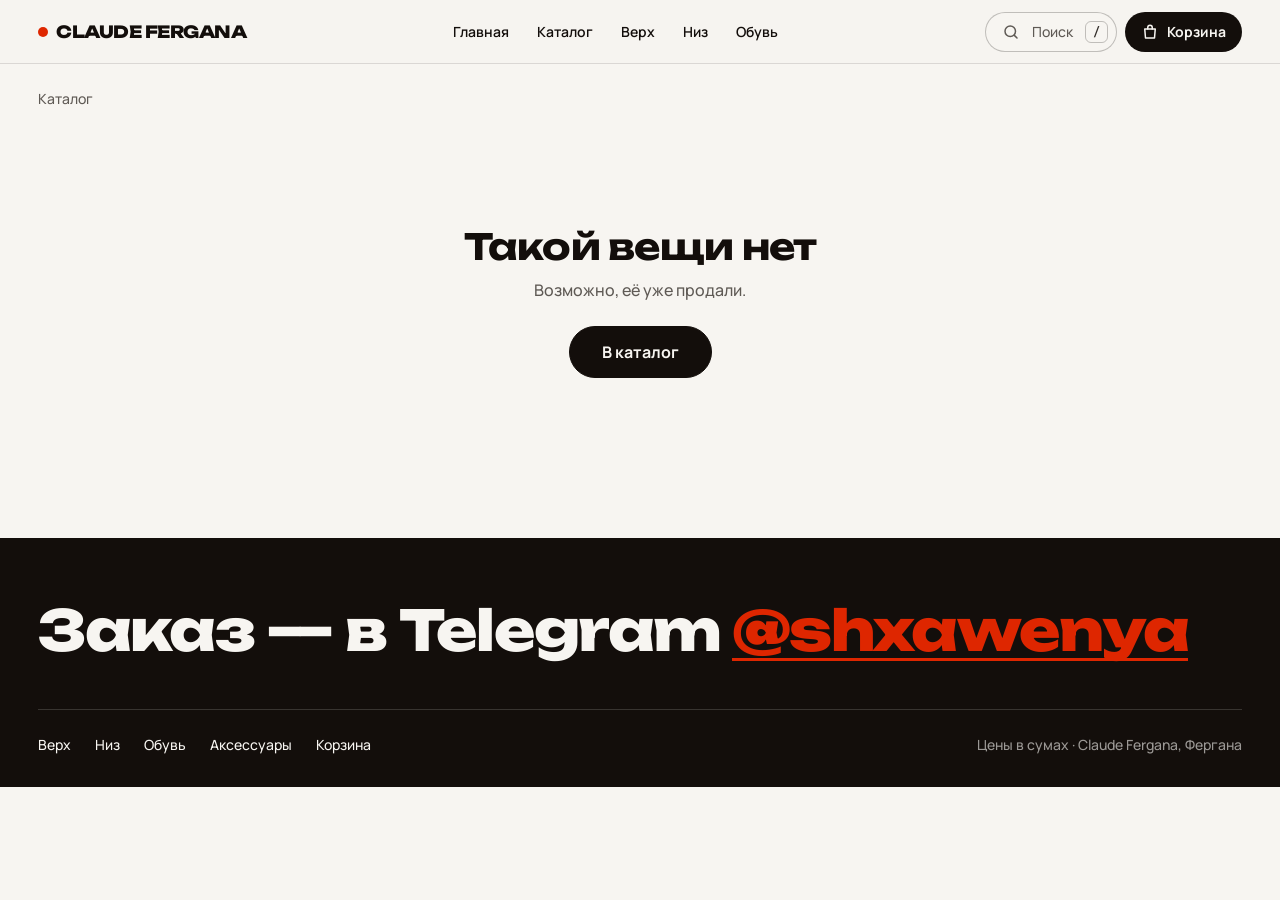
<file: web/product.html>
<!doctype html>
<html lang="ru">
<head>
<meta charset="utf-8">
<meta name="viewport" content="width=device-width, initial-scale=1, viewport-fit=cover">
<title>Товар — Claude Fergana</title>
<meta name="description" content="Брендовая одежда в Фергане. Заказ в Telegram.">
<meta name="theme-color" content="#f6f4f0">
<link rel="preconnect" href="https://fonts.googleapis.com">
<link rel="preconnect" href="https://fonts.gstatic.com" crossorigin>
<link rel="preload" href="data/products.json" as="fetch" crossorigin>
<link rel="preload" href="assets/items.svg" as="fetch" crossorigin>
<link rel="stylesheet" href="css/tokens.css">
<link rel="stylesheet" href="css/site.css">
<link rel="icon" href="data:image/svg+xml,%3Csvg xmlns='http://www.w3.org/2000/svg' viewBox='0 0 32 32'%3E%3Crect width='32' height='32' rx='8' fill='%23201c18'/%3E%3Ccircle cx='16' cy='16' r='6' fill='%23e0442b'/%3E%3C/svg%3E">
<script type="module" src="js/product.js"></script>
</head>
<body>
<a class="skip" href="#main">К содержимому</a>
<header class="bar">
  <div class="wrap bar__in">
    <a class="logo" href="index.html"><span class="logo__dot" aria-hidden="true"></span>CLAUDE FERGANA</a>
    <nav class="bar__nav" aria-label="Разделы"><a href="index.html">Главная</a><a href="catalog.html">Каталог</a><a href="catalog.html?cat=top">Верх</a><a href="catalog.html?cat=bottom">Низ</a><a href="catalog.html?cat=shoes">Обувь</a></nav>
    <div class="bar__tools">
      <button class="searchbtn" type="button" data-search aria-label="Поиск"><svg class="ico" viewBox="0 0 24 24" aria-hidden="true"><circle cx="11" cy="11" r="7"/><path d="m20 20-3.5-3.5"/></svg><span>Поиск</span><kbd>/</kbd></button>
      <a class="cartbtn" href="cart.html" data-cart-link><svg class="ico" viewBox="0 0 24 24" aria-hidden="true"><path d="M5 8h14l-1 12H6z"/><path d="M9 8V6a3 3 0 0 1 6 0v2"/></svg>Корзина <span class="count" data-count hidden>0</span></a>
    </div>
  </div>
</header>
<nav class="tabs" aria-label="Меню">
  <a href="index.html"><svg class="ico" viewBox="0 0 24 24" aria-hidden="true"><path d="M3 11 12 4l9 7v9H3z"/><path d="M9 20v-6h6v6"/></svg>Главная</a>
  <a href="catalog.html"><svg class="ico" viewBox="0 0 24 24" aria-hidden="true"><rect x="4" y="4" width="7" height="7" rx="1.5"/><rect x="13" y="4" width="7" height="7" rx="1.5"/><rect x="4" y="13" width="7" height="7" rx="1.5"/><rect x="13" y="13" width="7" height="7" rx="1.5"/></svg>Каталог</a>
  <button type="button" data-search><svg class="ico" viewBox="0 0 24 24" aria-hidden="true"><circle cx="11" cy="11" r="7"/><path d="m20 20-3.5-3.5"/></svg>Поиск</button>
  <a href="cart.html" data-cart-link><svg class="ico" viewBox="0 0 24 24" aria-hidden="true"><path d="M5 8h14l-1 12H6z"/><path d="M9 8V6a3 3 0 0 1 6 0v2"/></svg>Корзина<span class="count" data-count hidden>0</span></a>
</nav>
<main id="main">
<div class="wrap">
  <nav class="crumbs" aria-label="Путь" data-crumbs><a href="catalog.html">Каталог</a></nav>
  <div class="pdp" data-pdp>
    <div class="pdp__art" data-art></div>
    <div data-info></div>
  </div>
  <section class="sec" data-more-wrap hidden>
    <div class="sec__head"><h2 data-more-title>Похожее</h2><a class="link-arrow" data-more-link href="catalog.html">Смотреть все <span aria-hidden="true">→</span></a></div>
    <div class="grid" data-more></div>
  </section>
</div>
</main>
<footer class="foot">
  <div class="wrap">
    <p class="foot__big">Заказ — в Telegram <a href="https://t.me/shxawenya" target="_blank" rel="noopener">@shxawenya</a></p>
    <div class="foot__row">
      <nav aria-label="Низ страницы"><a href="catalog.html?cat=top">Верх</a><a href="catalog.html?cat=bottom">Низ</a><a href="catalog.html?cat=shoes">Обувь</a><a href="catalog.html?cat=acc">Аксессуары</a><a href="cart.html">Корзина</a></nav>
      <p class="muted">Цены в сумах · Claude Fergana, Фергана</p>
    </div>
  </div>
</footer>
</body>
</html>
</file>
<file: web/css/tokens.css>
/* Hallmark · macrostructure: Catalogue Grid · tone: streetwear-luxury, utilitarian · anchor hue: 32 (signal red)
 * theme: custom · paper oklch(97% 0.005 85) · accent oklch(58% 0.22 32) · Unbounded + Manrope + JetBrains Mono
 * nav: N1b sticky bar + mobile tab bar · footer: Ft5 statement · axes: light / geometric-sans / warm
 */
@import url("https://fonts.googleapis.com/css2?family=JetBrains+Mono:wght@500&family=Manrope:wght@400;500;600;700&family=Unbounded:wght@500;700;800&display=swap");

:root {
  color-scheme: light;

  --color-paper:   oklch(97% 0.005 85);
  --color-paper-2: oklch(93.5% 0.006 85);
  --color-paper-3: oklch(89% 0.008 85);
  --color-ink:     oklch(17% 0.01 60);
  --color-ink-2:   oklch(30% 0.01 60);
  --color-muted:   oklch(47% 0.01 60);
  --color-rule:    oklch(17% 0.01 60 / 0.12);
  --color-rule-2:  oklch(17% 0.01 60 / 0.24);
  --color-accent:  oklch(58% 0.22 32);
  --color-accent-ink: oklch(99% 0 0);
  --color-ok:      oklch(52% 0.13 150);
  --color-focus:   oklch(55% 0.2 255);
  --color-scrim:   oklch(17% 0.01 60 / 0.42);

  /* цвета вещей (products.json → color / color2) */
  --g-black:  oklch(23% 0.008 60);
  --g-white:  oklch(98% 0.003 90);
  --g-cream:  oklch(92% 0.03 85);
  --g-sand:   oklch(81% 0.04 75);
  --g-beige:  oklch(77% 0.05 70);
  --g-camel:  oklch(63% 0.1 60);
  --g-brown:  oklch(40% 0.06 45);
  --g-olive:  oklch(47% 0.06 120);
  --g-navy:   oklch(30% 0.06 260);
  --g-denim:  oklch(52% 0.08 250);
  --g-sky:    oklch(81% 0.06 235);
  --g-grey:   oklch(64% 0.01 260);
  --g-pink:   oklch(84% 0.07 10);
  --g-red:    oklch(52% 0.2 25);
  --g-green:  oklch(45% 0.1 150);
  --g-yellow: oklch(83% 0.16 90);
  --g-orange: oklch(68% 0.18 50);
  --g-gold:   oklch(77% 0.12 85);

  --font-display: "Unbounded", "Arial Black", sans-serif;
  --font-body: "Manrope", system-ui, sans-serif;
  --font-mono: "JetBrains Mono", ui-monospace, monospace;

  --text-xs: 0.75rem;
  --text-sm: 0.875rem;
  --text-base: 1rem;
  --text-lg: 1.125rem;
  --text-xl: 1.375rem;
  --text-2xl: clamp(1.5rem, 1.2rem + 1.4vw, 2.25rem);
  --text-3xl: clamp(2rem, 1.4rem + 2.8vw, 3.5rem);
  --text-display: clamp(2.6rem, 1.2rem + 6.4vw, 6.75rem);

  --space-1: 4px;  --space-2: 8px;  --space-3: 12px; --space-4: 16px;
  --space-5: 24px; --space-6: 32px; --space-7: 48px; --space-8: 64px;
  --space-9: 96px; --space-10: 128px;
  --gutter: clamp(16px, 3vw, 40px);

  --radius-sm: 8px;
  --radius-md: 14px;
  --radius-lg: 22px;
  --radius-pill: 999px;

  --ease-out: cubic-bezier(.16, 1, .3, 1);
  --ease-in: cubic-bezier(.7, 0, .84, 0);
  --ease-in-out: cubic-bezier(.65, 0, .35, 1);
  --dur-fast: 160ms;
  --dur-base: 320ms;
  --dur-slow: 700ms;

  --bar-h: 64px;
  --tab-h: 64px;
  --z-bar: 40;
  --z-overlay: 60;
  --z-toast: 70;
}
</file>
<file: web/css/site.css>
/* Hallmark · pre-emit critique: P4 H5 E4 S5 R4 V4 */
@view-transition { navigation: auto; }

*, *::before, *::after { box-sizing: border-box; }
html, body { overflow-x: clip; }
html { -webkit-text-size-adjust: 100%; scroll-padding-top: calc(var(--bar-h) + var(--space-4)); }
body {
  margin: 0;
  background: var(--color-paper);
  color: var(--color-ink);
  font: 500 var(--text-base)/1.5 var(--font-body);
  -webkit-font-smoothing: antialiased;
  padding-bottom: env(safe-area-inset-bottom);
}
img, svg { display: block; max-width: 100%; }
a { color: inherit; text-decoration: none; }
button, input, select, textarea { font: inherit; color: inherit; }
button { cursor: pointer; }
h1, h2, h3 { font-family: var(--font-display); font-weight: 700; font-style: normal; line-height: 1.02; letter-spacing: -0.02em; margin: 0; overflow-wrap: anywhere; min-width: 0; }
p { margin: 0; }
:focus-visible { outline: 2px solid var(--color-focus); outline-offset: 3px; }
.sr { position: absolute !important; width: 1px; height: 1px; overflow: hidden; clip: rect(0 0 0 0); white-space: nowrap; }
.skip { position: absolute; left: var(--space-4); top: -100px; z-index: 100; background: var(--color-ink); color: var(--color-paper); padding: var(--space-2) var(--space-4); border-radius: var(--radius-pill); }
.skip:focus { top: var(--space-2); }
.wrap { width: 100%; max-width: 1440px; margin-inline: auto; padding-inline: var(--gutter); }
.mono { font-family: var(--font-mono); font-weight: 500; letter-spacing: 0; }
.muted { color: var(--color-muted); }

/* ── Шапка (N1b) ─────────────────────────────── */
.bar {
  position: sticky; top: 0; z-index: var(--z-bar);
  height: var(--bar-h);
  background: oklch(97% 0.005 85 / 0.94);
  border-bottom: 1px solid var(--color-rule);
}
.bar__in { height: 100%; display: flex; align-items: center; gap: var(--space-5); }
.logo { font-family: var(--font-display); font-weight: 800; font-size: 1.05rem; letter-spacing: -0.03em; white-space: nowrap; display: flex; align-items: center; gap: var(--space-2); }
.logo__dot { width: 10px; height: 10px; border-radius: 50%; background: var(--color-accent); }
.bar__nav { display: flex; gap: var(--space-1); margin-inline: auto; }
.bar__nav a { padding: var(--space-2) var(--space-3); border-radius: var(--radius-pill); font-weight: 600; font-size: var(--text-sm); white-space: nowrap; transition: background-color var(--dur-fast) var(--ease-out); }
.bar__nav a:hover { background: var(--color-paper-2); }
.bar__nav a[aria-current="page"] { background: var(--color-ink); color: var(--color-paper); }
.bar__tools { display: flex; align-items: center; gap: var(--space-2); }
.searchbtn {
  display: flex; align-items: center; gap: var(--space-3);
  height: 40px; padding: 0 var(--space-2) 0 var(--space-4);
  border: 1px solid var(--color-rule-2); border-radius: var(--radius-pill);
  background: var(--color-paper); color: var(--color-muted); font-size: var(--text-sm); white-space: nowrap;
  transition: border-color var(--dur-fast) var(--ease-out), background-color var(--dur-fast) var(--ease-out);
}
.searchbtn:hover { border-color: var(--color-ink); background: var(--color-paper-2); }
.searchbtn kbd { font: 500 var(--text-xs) var(--font-mono); border: 1px solid var(--color-rule-2); border-radius: 6px; padding: 2px 7px; color: var(--color-ink-2); }
.cartbtn {
  position: relative; display: flex; align-items: center; gap: var(--space-2);
  height: 40px; padding: 0 var(--space-4); border-radius: var(--radius-pill);
  background: var(--color-ink); color: var(--color-paper); font-weight: 700; font-size: var(--text-sm); white-space: nowrap;
  transition: transform var(--dur-fast) var(--ease-out);
}
.cartbtn:hover { transform: translateY(-1px); }
.cartbtn:active { transform: translateY(1px); }
.count {
  min-width: 22px; height: 22px; padding: 0 6px; display: inline-grid; place-items: center;
  border-radius: var(--radius-pill); background: var(--color-accent); color: var(--color-accent-ink);
  font: 500 var(--text-xs) var(--font-mono);
}
.count[hidden] { display: none; }
.count.bump { animation: bump var(--dur-slow) var(--ease-out); }
@keyframes bump { 0% { transform: scale(1); } 25% { transform: scale(1.45); } 100% { transform: scale(1); } }
.ico { width: 18px; height: 18px; fill: none; stroke: currentColor; stroke-width: 2; stroke-linecap: round; stroke-linejoin: round; }

/* мобильный таб-бар */
.tabs {
  display: none; position: fixed; inset: auto 0 0 0; z-index: var(--z-bar);
  height: calc(var(--tab-h) + env(safe-area-inset-bottom)); padding-bottom: env(safe-area-inset-bottom);
  background: var(--color-paper); border-top: 1px solid var(--color-rule);
  grid-template-columns: repeat(4, minmax(0, 1fr));
}
.tabs a, .tabs button {
  display: flex; flex-direction: column; align-items: center; justify-content: center; gap: 3px;
  background: none; border: 0; font-size: 11px; font-weight: 600; color: var(--color-muted); position: relative;
}
.tabs [aria-current="page"] { color: var(--color-ink); }
.tabs .ico { width: 22px; height: 22px; }
.tabs .count { position: absolute; top: 6px; left: calc(50% + 4px); min-width: 18px; height: 18px; font-size: 10px; }

@media (max-width: 860px) {
  .bar__nav, .searchbtn kbd, .searchbtn span, .cartbtn { display: none; }
  .searchbtn { width: 40px; padding: 0; justify-content: center; }
  .tabs { display: grid; }
  body { padding-bottom: calc(var(--tab-h) + env(safe-area-inset-bottom)); }
}

/* ── Появление ─────────────────────────────── */
.js [data-reveal] { opacity: 0; transform: translateY(18px); transition: opacity var(--dur-slow) var(--ease-out), transform var(--dur-slow) var(--ease-out); transition-delay: calc(var(--i, 0) * 45ms); }
.js [data-reveal].in { opacity: 1; transform: none; }

/* ── Кнопки ─────────────────────────────── */
.btn {
  display: inline-flex; align-items: center; justify-content: center; gap: var(--space-2);
  min-height: 52px; padding: 0 var(--space-6); border-radius: var(--radius-pill);
  border: 1.5px solid var(--color-ink); background: var(--color-ink); color: var(--color-paper);
  font-weight: 700; white-space: nowrap;
  transition: transform var(--dur-fast) var(--ease-out), background-color var(--dur-fast) var(--ease-out), color var(--dur-fast) var(--ease-out);
}
.btn:hover { background: var(--color-ink-2); }
.btn:active { transform: scale(.98); }
.btn:disabled { opacity: .45; cursor: not-allowed; }
.btn[data-state="loading"] { opacity: .7; cursor: progress; }
.btn[data-state="success"] { background: var(--color-ok); border-color: var(--color-ok); }
.btn--accent { background: var(--color-accent); border-color: var(--color-accent); color: var(--color-accent-ink); }
.btn--accent:hover { background: oklch(52% 0.22 32); }
.btn--ghost { background: transparent; color: var(--color-ink); }
.btn--ghost:hover { background: var(--color-paper-2); }
.link-arrow { display: inline-flex; align-items: center; gap: var(--space-2); font-weight: 700; white-space: nowrap; }
.link-arrow span { transition: transform var(--dur-base) var(--ease-out); }
.link-arrow:hover span { transform: translateX(5px); }

/* ── Карточка товара ─────────────────────────────── */
.grid { display: grid; gap: var(--space-5) var(--space-4); grid-template-columns: repeat(2, minmax(0, 1fr)); }
@media (min-width: 640px) { .grid { grid-template-columns: repeat(3, minmax(0, 1fr)); } }
@media (min-width: 980px) { .grid { grid-template-columns: repeat(4, minmax(0, 1fr)); } }
@media (min-width: 1280px) { .grid { grid-template-columns: repeat(5, minmax(0, 1fr)); } }
.card { display: flex; flex-direction: column; gap: var(--space-3); min-width: 0; }
.art {
  position: relative; aspect-ratio: 1; border-radius: var(--radius-md); overflow: hidden;
  background: var(--color-paper-2); display: grid; place-items: center;
}
.art svg { width: 78%; height: 78%; transition: transform var(--dur-base) var(--ease-out); }
.art img { width: 100%; height: 100%; object-fit: cover; transition: transform var(--dur-base) var(--ease-out); }
.card:hover .art svg, .card:focus-visible .art svg { transform: translateY(-6px) scale(1.06) rotate(-2deg); }
.card:hover .art img { transform: scale(1.04); }
.art__tag {
  position: absolute; top: var(--space-2); left: var(--space-2);
  font: 500 10px var(--font-mono); text-transform: uppercase; letter-spacing: .06em;
  padding: 4px 8px; border-radius: var(--radius-pill); background: var(--color-ink); color: var(--color-paper);
}
.art__go {
  position: absolute; right: var(--space-2); bottom: var(--space-2);
  width: 36px; height: 36px; border-radius: 50%; display: grid; place-items: center;
  background: var(--color-paper); color: var(--color-ink);
  opacity: 0; transform: translateY(8px) scale(.9);
  transition: opacity var(--dur-base) var(--ease-out), transform var(--dur-base) var(--ease-out);
}
.card:hover .art__go, .card:focus-visible .art__go { opacity: 1; transform: none; }
.card__brand { font: 700 var(--text-xs) var(--font-display); text-transform: uppercase; letter-spacing: .02em; }
.card__title { font-size: var(--text-sm); color: var(--color-ink-2); line-height: 1.3; display: -webkit-box; -webkit-line-clamp: 2; -webkit-box-orient: vertical; overflow: hidden; }
.card__price { font: 500 var(--text-sm) var(--font-mono); margin-top: auto; }
.card__meta { display: flex; flex-direction: column; gap: 2px; padding-inline: 2px; }

/* ── Поиск ─────────────────────────────── */
.field-search { position: relative; }
.field-search input {
  width: 100%; height: 60px; padding: 0 var(--space-5) 0 52px;
  border: 1.5px solid var(--color-ink); border-radius: var(--radius-pill);
  background: var(--color-paper); font-size: var(--text-lg); font-weight: 600;
  transition: box-shadow var(--dur-fast) var(--ease-out);
}
.field-search input::placeholder { color: var(--color-muted); font-weight: 500; }
.field-search input:focus { outline: none; box-shadow: 0 0 0 4px oklch(55% 0.2 255 / 0.25); }
.field-search > .ico { position: absolute; left: 20px; top: 50%; translate: 0 -50%; width: 20px; height: 20px; pointer-events: none; }
.results {
  list-style: none; margin: 0; padding: var(--space-2);
}
.results li a {
  display: grid; grid-template-columns: 56px minmax(0, 1fr) auto; align-items: center; gap: var(--space-3);
  padding: var(--space-2); border-radius: var(--radius-sm);
}
.results li a:hover, .results li a[aria-selected="true"] { background: var(--color-paper-2); }
.results .art { border-radius: var(--radius-sm); }
.results .art svg { width: 84%; height: 84%; }
.results b { display: block; font: 700 var(--text-xs) var(--font-display); text-transform: uppercase; }
.results span.t { font-size: var(--text-sm); color: var(--color-ink-2); white-space: nowrap; overflow: hidden; text-overflow: ellipsis; display: block; }
.results .mono { font-size: var(--text-xs); white-space: nowrap; }
.results__all { display: block; padding: var(--space-3) var(--space-4); font-weight: 700; border-top: 1px solid var(--color-rule); }
.results__empty { padding: var(--space-5) var(--space-4); color: var(--color-muted); }
.drop {
  position: absolute; left: 0; right: 0; top: calc(100% + var(--space-2)); z-index: 5;
  background: var(--color-paper); border: 1px solid var(--color-rule-2); border-radius: var(--radius-md);
  box-shadow: 0 24px 60px -20px oklch(17% 0.01 60 / 0.35);
  max-height: min(60vh, 520px); overflow: auto;
  transform-origin: top; animation: drop var(--dur-base) var(--ease-out);
}
.drop[hidden] { display: none; }
@keyframes drop { from { opacity: 0; transform: translateY(-6px) scale(.98); } }

dialog.search {
  width: min(680px, calc(100vw - 24px)); max-height: min(80vh, 720px); margin: 10vh auto auto;
  padding: var(--space-3); border: 0; border-radius: var(--radius-lg);
  background: var(--color-paper); color: var(--color-ink);
  box-shadow: 0 40px 100px -30px oklch(17% 0.01 60 / 0.5);
  overflow: auto;
}
dialog.search[open] { animation: pop var(--dur-base) var(--ease-out); }
dialog.search::backdrop { background: var(--color-scrim); }
@keyframes pop { from { opacity: 0; transform: translateY(12px) scale(.98); } }
.search__hint { display: flex; flex-wrap: wrap; gap: var(--space-2); padding: var(--space-3) var(--space-2) var(--space-1); }

.chip {
  display: inline-flex; align-items: center; height: 36px; padding: 0 var(--space-4);
  border: 1px solid var(--color-rule-2); border-radius: var(--radius-pill); background: var(--color-paper);
  font-size: var(--text-sm); font-weight: 600; white-space: nowrap;
  transition: background-color var(--dur-fast) var(--ease-out), border-color var(--dur-fast) var(--ease-out), color var(--dur-fast) var(--ease-out);
}
.chip:hover { border-color: var(--color-ink); }
.chip[aria-pressed="true"] { background: var(--color-ink); border-color: var(--color-ink); color: var(--color-paper); }
.chip sup { font: 500 10px var(--font-mono); margin-left: 4px; opacity: .6; vertical-align: 0; }

/* ── Главная: hero ─────────────────────────────── */
.hero { padding-block: var(--space-7) var(--space-8); }
.hero__in { display: grid; grid-template-columns: minmax(0, 1.5fr) minmax(0, 1fr); gap: var(--space-8); align-items: center; }
.hero h1 { font-size: min(var(--text-display), 5.6vw, 5.25rem); font-weight: 800; line-height: .95; letter-spacing: -0.045em; }
.hero h1 > span { display: block; }
.rot { position: relative; display: block; height: 1em; overflow: hidden; color: var(--color-accent); }
.rot span { position: absolute; left: 0; top: 0; line-height: 1; white-space: nowrap; transform: translateY(130%); transition: transform var(--dur-slow) var(--ease-out); }
.rot span.is-on { transform: none; }
.rot span.is-off { transform: translateY(-130%); }
.hero h1 .w { display: block; overflow: hidden; padding-bottom: .04em; }
.hero h1 .w > span { display: block; animation: rise 900ms var(--ease-out) both; animation-delay: calc(var(--i) * 90ms); }
@keyframes rise { from { transform: translateY(105%); } }
.hero__lede { margin-top: var(--space-5); font-size: var(--text-lg); color: var(--color-ink-2); max-width: 46ch; }
.hero__search { margin-top: var(--space-6); max-width: 560px; }
.hero__quick { display: flex; flex-wrap: wrap; gap: var(--space-2); margin-top: var(--space-4); }

.deck { position: relative; aspect-ratio: 4 / 5; max-width: 480px; width: 100%; justify-self: end; }
.deck a {
  position: absolute; inset: 0; border-radius: var(--radius-lg); background: var(--color-paper-2);
  display: flex; flex-direction: column; justify-content: space-between; padding: var(--space-5);
  border: 1px solid var(--color-rule);
  transition: transform var(--dur-slow) var(--ease-out), opacity var(--dur-slow) var(--ease-out);
  will-change: transform;
}
.deck a[data-pos="0"] { z-index: 3; transform: none; }
.deck a[data-pos="1"] { z-index: 2; transform: translate(-7%, 4%) rotate(-5deg) scale(.94); background: var(--color-paper-3); }
.deck a[data-pos="2"] { z-index: 1; transform: translate(-13%, 8%) rotate(-10deg) scale(.88); background: var(--color-paper-3); }
.deck a[data-pos="out"] { z-index: 4; transform: translate(30%, -6%) rotate(12deg); opacity: 0; }
.deck svg { width: 86%; margin: auto; transition: transform var(--dur-slow) var(--ease-out); }
.deck a[data-pos="0"]:hover svg { transform: scale(1.04) rotate(-2deg); }
.deck__top { display: flex; justify-content: space-between; align-items: baseline; gap: var(--space-3); }
.deck__brand { font: 800 var(--text-xl) var(--font-display); text-transform: uppercase; letter-spacing: -0.02em; }
.deck__bottom { display: flex; justify-content: space-between; align-items: end; gap: var(--space-3); }
.deck__title { font-weight: 600; }
.deck__dots { position: absolute; bottom: calc(-1 * var(--space-6)); left: 0; display: flex; gap: 6px; }
.deck__dots i { width: 22px; height: 3px; border-radius: 2px; background: var(--color-rule-2); overflow: hidden; position: relative; }
.deck__dots i.on::after { content: ""; position: absolute; inset: 0; background: var(--color-ink); transform-origin: left; animation: fill 3200ms linear both; }
@keyframes fill { from { transform: scaleX(0); } }

@media (max-width: 860px) {
  .hero { padding-block: var(--space-5) var(--space-7); }
  .hero__in { grid-template-columns: minmax(0, 1fr); gap: var(--space-8); }
  .hero h1 { font-size: 10.5vw; }
  .deck { justify-self: center; max-width: 320px; }
}

/* бегущая строка брендов */
.marquee { border-block: 1px solid var(--color-rule); overflow: hidden; padding-block: var(--space-5); background: var(--color-ink); color: var(--color-paper); }
.marquee__track { display: flex; width: max-content; animation: marquee 38s linear infinite; }
.marquee:hover .marquee__track { animation-play-state: paused; }
.marquee a { font: 800 var(--text-3xl) var(--font-display); letter-spacing: -0.03em; text-transform: uppercase; padding-inline: var(--space-6); white-space: nowrap; display: flex; align-items: center; gap: var(--space-6); transition: color var(--dur-fast) var(--ease-out); }
.marquee a::after { content: ""; width: 12px; height: 12px; border-radius: 50%; background: var(--color-accent); }
.marquee a:nth-child(even) { color: transparent; -webkit-text-stroke: 1.5px var(--color-paper); }
.marquee a:hover { color: var(--color-accent); -webkit-text-stroke: 0; }
@keyframes marquee { to { transform: translateX(-50%); } }

/* секции */
.sec { padding-block: var(--space-8); }
.sec__head { display: flex; justify-content: space-between; align-items: end; gap: var(--space-4); margin-bottom: var(--space-6); flex-wrap: wrap; }
.sec__head h2 { font-size: var(--text-2xl); }

/* категории */
.cats { display: grid; grid-template-columns: repeat(4, minmax(0, 1fr)); gap: var(--space-4); }
.cat {
  position: relative; overflow: hidden; border-radius: var(--radius-lg); background: var(--color-paper-2);
  aspect-ratio: 3 / 4; padding: var(--space-5); display: flex; flex-direction: column; justify-content: space-between;
  transition: background-color var(--dur-base) var(--ease-out);
}
.cat:hover { background: var(--color-ink); color: var(--color-paper); }
.cat h3 { font-size: clamp(1.25rem, 1.8vw, 2rem); overflow-wrap: normal; }
.cat p { font: 500 var(--text-sm) var(--font-mono); opacity: .7; }
.cat__pile { position: absolute; inset: 30% 0 0 0; }
.cat__pile svg { position: absolute; width: 62%; left: 19%; bottom: 4%; transition: transform var(--dur-slow) var(--ease-out); }
.cat__pile svg:nth-child(1) { transform: translate(-22%, -4%) rotate(-10deg) scale(.82); }
.cat__pile svg:nth-child(2) { transform: translate(22%, -4%) rotate(10deg) scale(.82); }
.cat:hover .cat__pile svg:nth-child(1) { transform: translate(-42%, -10%) rotate(-18deg) scale(.82); }
.cat:hover .cat__pile svg:nth-child(2) { transform: translate(42%, -10%) rotate(18deg) scale(.82); }
.cat:hover .cat__pile svg:nth-child(3) { transform: translateY(-6%) scale(1.06); }
.cat__arrow { position: absolute; top: var(--space-5); right: var(--space-5); transition: transform var(--dur-base) var(--ease-out); }
.cat:hover .cat__arrow { transform: rotate(-45deg); }
@media (max-width: 860px) { .cats { grid-template-columns: repeat(2, minmax(0, 1fr)); } .cat { aspect-ratio: 1; padding: var(--space-4); } .cat h3 { font-size: 1.05rem; } }

/* шаги заказа */
.steps { display: grid; grid-template-columns: repeat(3, minmax(0, 1fr)); gap: var(--space-4); list-style: none; padding: 0; margin: 0; counter-reset: s; }
.steps li { border-top: 2px solid var(--color-ink); padding-top: var(--space-4); counter-increment: s; }
.steps li::before { content: "0" counter(s); font: 500 var(--text-sm) var(--font-mono); color: var(--color-accent); display: block; margin-bottom: var(--space-2); }
.steps b { display: block; font: 700 var(--text-lg) var(--font-display); margin-bottom: var(--space-1); }
.steps p { color: var(--color-muted); font-size: var(--text-sm); }
@media (max-width: 640px) { .steps { grid-template-columns: minmax(0, 1fr); } }

/* ── Футер (Ft5) ─────────────────────────────── */
.foot { margin-top: var(--space-8); background: var(--color-ink); color: var(--color-paper); padding-block: var(--space-8) var(--space-6); }
.foot__big { font: 800 var(--text-3xl) var(--font-display); letter-spacing: -0.03em; line-height: 1; display: inline-flex; gap: var(--space-3); align-items: baseline; flex-wrap: wrap; }
.foot__big a { color: var(--color-accent); border-bottom: 3px solid currentColor; transition: color var(--dur-fast) var(--ease-out); }
.foot__big a:hover { color: var(--color-paper); }
.foot__row { display: flex; justify-content: space-between; flex-wrap: wrap; gap: var(--space-4); margin-top: var(--space-7); padding-top: var(--space-5); border-top: 1px solid oklch(97% 0.005 85 / 0.16); font-size: var(--text-sm); }
.foot__row nav { display: flex; gap: var(--space-5); flex-wrap: wrap; }
.foot__row a:hover { color: var(--color-accent); }
.foot .muted { color: oklch(97% 0.005 85 / 0.6); }

/* ── Каталог ─────────────────────────────── */
.cat-head { padding-top: var(--space-6); display: flex; align-items: baseline; gap: var(--space-4); flex-wrap: wrap; }
.cat-head h1 { font-size: var(--text-3xl); font-weight: 800; letter-spacing: -0.04em; }
.cat-head p { font: 500 var(--text-sm) var(--font-mono); color: var(--color-muted); }
.filters {
  position: sticky; top: var(--bar-h); z-index: 10; background: var(--color-paper);
  padding-block: var(--space-4) var(--space-3); margin-bottom: var(--space-4);
  border-bottom: 1px solid var(--color-rule);
}
.filters__row { display: flex; gap: var(--space-3); align-items: center; flex-wrap: wrap; }
.seg { position: relative; display: inline-flex; padding: 4px; border-radius: var(--radius-pill); background: var(--color-paper-2); overflow-x: auto; scrollbar-width: none; max-width: 100%; }
.seg::-webkit-scrollbar { display: none; }
.seg button {
  position: relative; z-index: 1; height: 40px; padding: 0 var(--space-4); border: 0; background: none;
  border-radius: var(--radius-pill); font-weight: 700; font-size: var(--text-sm); white-space: nowrap; color: var(--color-ink-2);
  transition: color var(--dur-base) var(--ease-out);
}
.seg button[aria-selected="true"] { color: var(--color-paper); }
.seg__ind { position: absolute; z-index: 0; top: 4px; left: 0; height: 40px; width: 100px; border-radius: var(--radius-pill); background: var(--color-ink); transform-origin: left; transition: transform var(--dur-base) var(--ease-out); }
.filters__tools { display: flex; gap: var(--space-2); margin-left: auto; flex-wrap: wrap; }
.mini-search { position: relative; }
.mini-search input, .select {
  height: 44px; border: 1px solid var(--color-rule-2); border-radius: var(--radius-pill); background: var(--color-paper);
  font-size: var(--text-sm); font-weight: 600;
}
.mini-search input { width: 220px; padding: 0 var(--space-4) 0 40px; }
.mini-search .ico { position: absolute; left: 14px; top: 13px; }
.select { padding: 0 36px 0 var(--space-4); appearance: none; background-image: linear-gradient(45deg, transparent 50%, currentColor 50%), linear-gradient(135deg, currentColor 50%, transparent 50%); background-position: calc(100% - 19px) 50%, calc(100% - 14px) 50%; background-size: 5px 5px; background-repeat: no-repeat; }
.mini-search input:focus, .select:focus { outline: none; border-color: var(--color-ink); }
.types { display: flex; gap: var(--space-2); margin-top: var(--space-3); overflow-x: auto; scrollbar-width: none; padding-bottom: 2px; }
.types::-webkit-scrollbar { display: none; }
.types:empty { display: none; }
.empty { padding: var(--space-9) 0; text-align: center; }
.empty h2 { font-size: var(--text-2xl); margin-bottom: var(--space-3); }
.empty p { color: var(--color-muted); margin-bottom: var(--space-5); }
@media (max-width: 860px) {
  .filters { top: var(--bar-h); }
  .filters__tools { margin-left: 0; width: 100%; display: grid; grid-template-columns: minmax(0, 1fr) minmax(0, 1fr); }
  .mini-search { grid-column: 1 / -1; }
  .mini-search input, .select { width: 100%; }
}

/* ── Товар ─────────────────────────────── */
.crumbs { display: flex; gap: var(--space-2); font-size: var(--text-sm); color: var(--color-muted); padding-block: var(--space-5); flex-wrap: wrap; }
.crumbs a { white-space: nowrap; }
.crumbs a:hover { color: var(--color-ink); }
.pdp { display: grid; grid-template-columns: minmax(0, 1.2fr) minmax(0, 1fr); gap: var(--space-8); align-items: start; }
.pdp__art { position: sticky; top: calc(var(--bar-h) + var(--space-4)); aspect-ratio: 1; border-radius: var(--radius-lg); background: var(--color-paper-2); display: grid; place-items: center; perspective: 900px; view-transition-name: pimg; overflow: hidden; }
.pdp__art svg { width: 76%; transition: transform var(--dur-base) var(--ease-out); }
.pdp__art img { width: 100%; height: 100%; object-fit: cover; }
.pdp__brand { font: 800 var(--text-sm) var(--font-display); text-transform: uppercase; letter-spacing: .02em; display: inline-flex; gap: var(--space-2); }
.pdp__brand:hover { color: var(--color-accent); }
.pdp h1 { font-size: var(--text-3xl); font-weight: 800; letter-spacing: -0.04em; margin-top: var(--space-3); }
.pdp__price { font: 500 var(--text-xl) var(--font-mono); margin-top: var(--space-4); }
.pdp__label { display: flex; justify-content: space-between; margin: var(--space-6) 0 var(--space-3); font-weight: 700; font-size: var(--text-sm); }
.sizes { display: grid; grid-template-columns: repeat(auto-fill, minmax(64px, 1fr)); gap: var(--space-2); border: 0; padding: 0; margin: 0; }
.sizes label { position: relative; }
.sizes input { position: absolute; opacity: 0; inset: 0; cursor: pointer; }
.sizes span {
  display: grid; place-items: center; height: 48px; border: 1px solid var(--color-rule-2); border-radius: var(--radius-sm);
  font: 500 var(--text-sm) var(--font-mono); cursor: pointer;
  transition: background-color var(--dur-fast) var(--ease-out), border-color var(--dur-fast) var(--ease-out), color var(--dur-fast) var(--ease-out);
}
.sizes span:hover { border-color: var(--color-ink); }
.sizes input:checked + span { background: var(--color-ink); color: var(--color-paper); border-color: var(--color-ink); }
.sizes input:focus-visible + span { outline: 2px solid var(--color-focus); outline-offset: 2px; }
.sizes.is-error span { border-color: var(--color-accent); }
.sizes.shake { animation: shake 360ms var(--ease-out); }
@keyframes shake { 20% { transform: translateX(-6px); } 50% { transform: translateX(5px); } 80% { transform: translateX(-2px); } }
.err { color: var(--color-accent); font-size: var(--text-sm); font-weight: 600; margin-top: var(--space-2); min-height: 1.5em; }
.pdp__buy { display: grid; grid-template-columns: minmax(0, 1fr); gap: var(--space-2); margin-top: var(--space-4); }
.pdp__note { font-size: var(--text-sm); color: var(--color-muted); margin-top: var(--space-4); }
.specs { margin: var(--space-6) 0 0; border-top: 1px solid var(--color-rule); }
.specs div { display: flex; justify-content: space-between; gap: var(--space-4); padding-block: var(--space-3); border-bottom: 1px solid var(--color-rule); font-size: var(--text-sm); }
.specs dt { color: var(--color-muted); }
.specs dd { margin: 0; font-weight: 600; text-align: right; }
.swatch { display: inline-block; width: 12px; height: 12px; border-radius: 50%; background: currentColor; border: 1px solid var(--color-rule-2); vertical-align: -1px; margin-right: 6px; }
@media (max-width: 860px) {
  .pdp { grid-template-columns: minmax(0, 1fr); gap: var(--space-5); }
  .pdp__art { position: relative; top: 0; }
}

/* ── Корзина ─────────────────────────────── */
.cart { display: grid; grid-template-columns: minmax(0, 1.4fr) minmax(0, 1fr); gap: var(--space-8); align-items: start; padding-top: var(--space-6); }
.cart h1 { font-size: var(--text-3xl); font-weight: 800; letter-spacing: -0.04em; margin-bottom: var(--space-5); }
.lines { list-style: none; margin: 0; padding: 0; border-top: 1px solid var(--color-rule); }
.line { display: grid; grid-template-columns: 96px minmax(0, 1fr) auto; gap: var(--space-4); padding-block: var(--space-4); border-bottom: 1px solid var(--color-rule); align-items: center; transition: opacity var(--dur-base) var(--ease-out), transform var(--dur-base) var(--ease-out); }
.line.is-gone { opacity: 0; transform: translateX(-16px); }
.line .art { border-radius: var(--radius-sm); }
.line__brand { font: 700 var(--text-xs) var(--font-display); text-transform: uppercase; }
.line__title { font-weight: 600; }
.line__size { font: 500 var(--text-xs) var(--font-mono); color: var(--color-muted); margin-top: 2px; }
.line__right { display: flex; flex-direction: column; align-items: end; gap: var(--space-2); }
.line__price { font: 500 var(--text-sm) var(--font-mono); white-space: nowrap; }
.qty { display: inline-flex; align-items: center; border: 1px solid var(--color-rule-2); border-radius: var(--radius-pill); }
.qty button { width: 34px; height: 34px; border: 0; background: none; border-radius: 50%; font-weight: 700; }
.qty button:hover { background: var(--color-paper-2); }
.qty button:disabled { opacity: .3; cursor: not-allowed; }
.qty output { min-width: 22px; text-align: center; font: 500 var(--text-sm) var(--font-mono); }
.rm { background: none; border: 0; padding: 0; font-size: var(--text-xs); color: var(--color-muted); text-decoration: underline; text-underline-offset: 3px; }
.rm:hover { color: var(--color-accent); }
.summary { position: sticky; top: calc(var(--bar-h) + var(--space-4)); background: var(--color-paper-2); border-radius: var(--radius-lg); padding: var(--space-5); }
.summary h2 { font-size: var(--text-xl); margin-bottom: var(--space-4); }
.total { display: flex; justify-content: space-between; align-items: baseline; padding-block: var(--space-4); border-block: 1px solid var(--color-rule); margin-bottom: var(--space-4); }
.total b { font: 500 var(--text-xl) var(--font-mono); }
.fld { display: flex; flex-direction: column; gap: var(--space-1); margin-bottom: var(--space-3); }
.fld label { font-size: var(--text-sm); font-weight: 700; }
.fld input, .fld textarea { border: 1px solid var(--color-rule-2); border-radius: var(--radius-sm); background: var(--color-paper); padding: var(--space-3) var(--space-4); font-weight: 600; }
.fld textarea { min-height: 72px; resize: vertical; }
.fld input:focus, .fld textarea:focus { outline: none; border-color: var(--color-ink); }
.fld.is-error input { border-color: var(--color-accent); }
.fld small { color: var(--color-accent); font-weight: 600; min-height: 1.2em; }
.summary .btn { width: 100%; }
.summary .pdp__note { text-align: center; }
@media (max-width: 860px) {
  .cart { grid-template-columns: minmax(0, 1fr); gap: var(--space-6); }
  .summary { position: relative; top: 0; }
  .line { grid-template-columns: 72px minmax(0, 1fr) auto; gap: var(--space-3); }
}

/* тост */
.toast {
  position: fixed; left: 50%; bottom: calc(var(--space-5) + env(safe-area-inset-bottom)); z-index: var(--z-toast);
  display: flex; align-items: center; gap: var(--space-4);
  background: var(--color-ink); color: var(--color-paper); padding: var(--space-3) var(--space-3) var(--space-3) var(--space-5);
  border-radius: var(--radius-pill); font-weight: 600; font-size: var(--text-sm); white-space: nowrap;
  transform: translate(-50%, 140%); opacity: 0;
  transition: transform var(--dur-base) var(--ease-out), opacity var(--dur-base) var(--ease-out);
}
.toast.is-on { transform: translate(-50%, 0); opacity: 1; }
.toast a { background: var(--color-paper); color: var(--color-ink); padding: var(--space-2) var(--space-4); border-radius: var(--radius-pill); }
@media (max-width: 860px) { .toast { bottom: calc(var(--tab-h) + var(--space-3) + env(safe-area-inset-bottom)); } }

/* переходы страниц */
::view-transition-old(root) { animation: vt-out 220ms var(--ease-in) both; }
::view-transition-new(root) { animation: vt-in 420ms var(--ease-out) both; }
::view-transition-group(pimg) { animation-duration: 480ms; animation-timing-function: var(--ease-out); }
@keyframes vt-out { to { opacity: 0; transform: translateY(-8px); } }
@keyframes vt-in { from { opacity: 0; transform: translateY(14px); } }

@media (prefers-reduced-motion: reduce) {
  *, *::before, *::after { animation-duration: 1ms !important; animation-iteration-count: 1 !important; transition-duration: 120ms !important; transition-property: opacity, background-color, color, border-color !important; }
  .marquee__track { animation: none; }
  .js [data-reveal] { transform: none; }
  ::view-transition-group(*), ::view-transition-old(*), ::view-transition-new(*) { animation: none !important; }
}
</file>
<file: css/tokens.css>
/* Hallmark · macrostructure: Catalogue Grid · tone: streetwear-luxury, utilitarian · anchor hue: 32 (signal red)
 * theme: custom · paper oklch(97% 0.005 85) · accent oklch(58% 0.22 32) · Unbounded + Manrope + JetBrains Mono
 * nav: N1b sticky bar + mobile tab bar · footer: Ft5 statement · axes: light / geometric-sans / warm
 */
@import url("https://fonts.googleapis.com/css2?family=JetBrains+Mono:wght@500&family=Manrope:wght@400;500;600;700&family=Unbounded:wght@500;700;800&display=swap");

:root {
  color-scheme: light;

  --color-paper:   oklch(97% 0.005 85);
  --color-paper-2: oklch(93.5% 0.006 85);
  --color-paper-3: oklch(89% 0.008 85);
  --color-ink:     oklch(17% 0.01 60);
  --color-ink-2:   oklch(30% 0.01 60);
  --color-muted:   oklch(47% 0.01 60);
  --color-rule:    oklch(17% 0.01 60 / 0.12);
  --color-rule-2:  oklch(17% 0.01 60 / 0.24);
  --color-accent:  oklch(58% 0.22 32);
  --color-accent-ink: oklch(99% 0 0);
  --color-ok:      oklch(52% 0.13 150);
  --color-focus:   oklch(55% 0.2 255);
  --color-shade:   oklch(12% 0.01 60 / 0.45);
  --color-shade-2: oklch(12% 0.01 60 / 0.75);
  --color-scrim:   oklch(17% 0.01 60 / 0.42);

  /* цвета вещей (products.json → color / color2) */
  --g-black:  oklch(23% 0.008 60);
  --g-white:  oklch(98% 0.003 90);
  --g-cream:  oklch(92% 0.03 85);
  --g-sand:   oklch(81% 0.04 75);
  --g-beige:  oklch(77% 0.05 70);
  --g-camel:  oklch(63% 0.1 60);
  --g-brown:  oklch(40% 0.06 45);
  --g-olive:  oklch(47% 0.06 120);
  --g-navy:   oklch(30% 0.06 260);
  --g-denim:  oklch(52% 0.08 250);
  --g-sky:    oklch(81% 0.06 235);
  --g-grey:   oklch(64% 0.01 260);
  --g-pink:   oklch(84% 0.07 10);
  --g-red:    oklch(52% 0.2 25);
  --g-green:  oklch(45% 0.1 150);
  --g-yellow: oklch(83% 0.16 90);
  --g-orange: oklch(68% 0.18 50);
  --g-gold:   oklch(77% 0.12 85);

  --font-display: "Unbounded", "Arial Black", sans-serif;
  --font-body: "Manrope", system-ui, sans-serif;
  --font-mono: "JetBrains Mono", ui-monospace, monospace;

  --text-xs: 0.75rem;
  --text-sm: 0.875rem;
  --text-base: 1rem;
  --text-lg: 1.125rem;
  --text-xl: 1.375rem;
  --text-2xl: clamp(1.5rem, 1.2rem + 1.4vw, 2.25rem);
  --text-3xl: clamp(2rem, 1.4rem + 2.8vw, 3.5rem);
  --text-display: clamp(2.6rem, 1.2rem + 6.4vw, 6.75rem);

  --space-1: 4px;  --space-2: 8px;  --space-3: 12px; --space-4: 16px;
  --space-5: 24px; --space-6: 32px; --space-7: 48px; --space-8: 64px;
  --space-9: 96px; --space-10: 128px;
  --gutter: clamp(16px, 3vw, 40px);

  --radius-sm: 8px;
  --radius-md: 14px;
  --radius-lg: 22px;
  --radius-pill: 999px;

  --ease-out: cubic-bezier(.16, 1, .3, 1);
  --ease-in: cubic-bezier(.7, 0, .84, 0);
  --ease-in-out: cubic-bezier(.65, 0, .35, 1);
  --dur-fast: 160ms;
  --dur-base: 320ms;
  --dur-slow: 700ms;

  --bar-h: 64px;
  --tab-h: 64px;
  --z-bar: 40;
  --z-overlay: 60;
  --z-toast: 70;
}
</file>
<file: css/site.css>
/* Hallmark · pre-emit critique: P4 H5 E4 S5 R4 V4 */
@view-transition { navigation: auto; }

*, *::before, *::after { box-sizing: border-box; }
html, body { overflow-x: clip; }
html { -webkit-text-size-adjust: 100%; scroll-padding-top: calc(var(--bar-h) + var(--space-4)); }
body {
  margin: 0;
  background: var(--color-paper);
  color: var(--color-ink);
  font: 500 var(--text-base)/1.5 var(--font-body);
  -webkit-font-smoothing: antialiased;
  padding-bottom: env(safe-area-inset-bottom);
}
img, svg { display: block; max-width: 100%; }
a { color: inherit; text-decoration: none; }
button, input, select, textarea { font: inherit; color: inherit; }
button { cursor: pointer; }
h1, h2, h3 { font-family: var(--font-display); font-weight: 700; font-style: normal; line-height: 1.02; letter-spacing: -0.02em; margin: 0; overflow-wrap: anywhere; min-width: 0; }
p { margin: 0; }
:focus-visible { outline: 2px solid var(--color-focus); outline-offset: 3px; }
.sr { position: absolute !important; width: 1px; height: 1px; overflow: hidden; clip: rect(0 0 0 0); white-space: nowrap; }
.skip { position: absolute; left: var(--space-4); top: -100px; z-index: 100; background: var(--color-ink); color: var(--color-paper); padding: var(--space-2) var(--space-4); border-radius: var(--radius-pill); }
.skip:focus { top: var(--space-2); }
.wrap { width: 100%; max-width: 1440px; margin-inline: auto; padding-inline: var(--gutter); }
.mono { font-family: var(--font-mono); font-weight: 500; letter-spacing: 0; }
.muted { color: var(--color-muted); }

/* ── Шапка (N1b) ─────────────────────────────── */
.bar {
  position: sticky; top: 0; z-index: var(--z-bar);
  height: var(--bar-h);
  background: oklch(97% 0.005 85 / 0.94);
  border-bottom: 1px solid var(--color-rule);
}
.bar__in { height: 100%; display: flex; align-items: center; gap: var(--space-5); }
.logo { font-family: var(--font-display); font-weight: 800; font-size: 1.05rem; letter-spacing: -0.03em; white-space: nowrap; display: flex; align-items: center; gap: var(--space-2); }
.logo__dot { width: 10px; height: 10px; border-radius: 50%; background: var(--color-accent); }
.bar__nav { display: flex; gap: var(--space-1); margin-inline: auto; }
.bar__nav a { padding: var(--space-2) var(--space-3); border-radius: var(--radius-pill); font-weight: 600; font-size: var(--text-sm); white-space: nowrap; transition: background-color var(--dur-fast) var(--ease-out); }
.bar__nav a:hover { background: var(--color-paper-2); }
.bar__nav a[aria-current="page"] { background: var(--color-ink); color: var(--color-paper); }
.bar__tools { display: flex; align-items: center; gap: var(--space-2); }
.searchbtn {
  display: flex; align-items: center; gap: var(--space-3);
  height: 40px; padding: 0 var(--space-2) 0 var(--space-4);
  border: 1px solid var(--color-rule-2); border-radius: var(--radius-pill);
  background: var(--color-paper); color: var(--color-muted); font-size: var(--text-sm); white-space: nowrap;
  transition: border-color var(--dur-fast) var(--ease-out), background-color var(--dur-fast) var(--ease-out);
}
.searchbtn:hover { border-color: var(--color-ink); background: var(--color-paper-2); }
.searchbtn kbd { font: 500 var(--text-xs) var(--font-mono); border: 1px solid var(--color-rule-2); border-radius: 6px; padding: 2px 7px; color: var(--color-ink-2); }
.cartbtn {
  position: relative; display: flex; align-items: center; gap: var(--space-2);
  height: 40px; padding: 0 var(--space-4); border-radius: var(--radius-pill);
  background: var(--color-ink); color: var(--color-paper); font-weight: 700; font-size: var(--text-sm); white-space: nowrap;
  transition: transform var(--dur-fast) var(--ease-out);
}
.cartbtn:hover { transform: translateY(-1px); }
.cartbtn:active { transform: translateY(1px); }
.count {
  min-width: 22px; height: 22px; padding: 0 6px; display: inline-grid; place-items: center;
  border-radius: var(--radius-pill); background: var(--color-accent); color: var(--color-accent-ink);
  font: 500 var(--text-xs) var(--font-mono);
}
.count[hidden] { display: none; }
.count.bump { animation: bump var(--dur-slow) var(--ease-out); }
@keyframes bump { 0% { transform: scale(1); } 25% { transform: scale(1.45); } 100% { transform: scale(1); } }
.ico { width: 18px; height: 18px; fill: none; stroke: currentColor; stroke-width: 2; stroke-linecap: round; stroke-linejoin: round; }

/* мобильный таб-бар */
.tabs {
  display: none; position: fixed; inset: auto 0 0 0; z-index: var(--z-bar);
  height: calc(var(--tab-h) + env(safe-area-inset-bottom)); padding-bottom: env(safe-area-inset-bottom);
  background: var(--color-paper); border-top: 1px solid var(--color-rule);
  grid-template-columns: repeat(4, minmax(0, 1fr));
}
.tabs a, .tabs button {
  display: flex; flex-direction: column; align-items: center; justify-content: center; gap: 3px;
  background: none; border: 0; font-size: 11px; font-weight: 600; color: var(--color-muted); position: relative;
}
.tabs [aria-current="page"] { color: var(--color-ink); }
.tabs .ico { width: 22px; height: 22px; }
.tabs .count { position: absolute; top: 6px; left: calc(50% + 4px); min-width: 18px; height: 18px; font-size: 10px; }

@media (max-width: 860px) {
  .bar__nav, .searchbtn kbd, .searchbtn span, .cartbtn { display: none; }
  .searchbtn { width: 40px; padding: 0; justify-content: center; }
  .tabs { display: grid; }
  body { padding-bottom: calc(var(--tab-h) + env(safe-area-inset-bottom)); }
}

/* ── Появление ─────────────────────────────── */
.js [data-reveal] { opacity: 0; transform: translateY(18px); transition: opacity var(--dur-slow) var(--ease-out), transform var(--dur-slow) var(--ease-out); transition-delay: calc(var(--i, 0) * 45ms); }
.js [data-reveal].in { opacity: 1; transform: none; }

/* ── Кнопки ─────────────────────────────── */
.btn {
  display: inline-flex; align-items: center; justify-content: center; gap: var(--space-2);
  min-height: 52px; padding: 0 var(--space-6); border-radius: var(--radius-pill);
  border: 1.5px solid var(--color-ink); background: var(--color-ink); color: var(--color-paper);
  font-weight: 700; white-space: nowrap;
  transition: transform var(--dur-fast) var(--ease-out), background-color var(--dur-fast) var(--ease-out), color var(--dur-fast) var(--ease-out);
}
.btn:hover { background: var(--color-ink-2); }
.btn:active { transform: scale(.98); }
.btn:disabled { opacity: .45; cursor: not-allowed; }
.btn[data-state="loading"] { opacity: .7; cursor: progress; }
.btn[data-state="success"] { background: var(--color-ok); border-color: var(--color-ok); }
.btn--accent { background: var(--color-accent); border-color: var(--color-accent); color: var(--color-accent-ink); }
.btn--accent:hover { background: oklch(52% 0.22 32); }
.btn--ghost { background: transparent; color: var(--color-ink); }
.btn--ghost:hover { background: var(--color-paper-2); }
.link-arrow { display: inline-flex; align-items: center; gap: var(--space-2); font-weight: 700; white-space: nowrap; }
.link-arrow span { transition: transform var(--dur-base) var(--ease-out); }
.link-arrow:hover span { transform: translateX(5px); }

/* ── Карточка товара ─────────────────────────────── */
.grid { display: grid; gap: var(--space-5) var(--space-4); grid-template-columns: repeat(2, minmax(0, 1fr)); }
@media (min-width: 640px) { .grid { grid-template-columns: repeat(3, minmax(0, 1fr)); } }
@media (min-width: 980px) { .grid { grid-template-columns: repeat(4, minmax(0, 1fr)); } }
@media (min-width: 1280px) { .grid { grid-template-columns: repeat(5, minmax(0, 1fr)); } }
.card { display: flex; flex-direction: column; gap: var(--space-3); min-width: 0; }
.art {
  position: relative; aspect-ratio: 4 / 5; border-radius: var(--radius-md); overflow: hidden;
  background: var(--color-paper-2); display: grid; place-items: center;
}
.art > img { position: absolute; inset: 0; }
.art__m { opacity: 0; transform: scale(1.06); transition: opacity var(--dur-base) var(--ease-out), transform var(--dur-slow) var(--ease-out); }
.card:hover .art__m, .card:focus-visible .art__m { opacity: 1; transform: none; }
.art svg { width: 78%; height: 78%; transition: transform var(--dur-base) var(--ease-out); }
.art img { width: 100%; height: 100%; object-fit: cover; transition: transform var(--dur-base) var(--ease-out); }
.card:hover .art svg, .card:focus-visible .art svg { transform: translateY(-6px) scale(1.06) rotate(-2deg); }
.card:hover .art__p { transform: scale(1.04); }
.art__tag {
  position: absolute; top: var(--space-2); left: var(--space-2);
  font: 500 10px var(--font-mono); text-transform: uppercase; letter-spacing: .06em;
  padding: 4px 8px; border-radius: var(--radius-pill); background: var(--color-ink); color: var(--color-paper);
}
.art__go {
  position: absolute; right: var(--space-2); bottom: var(--space-2);
  width: 36px; height: 36px; border-radius: 50%; display: grid; place-items: center;
  background: var(--color-paper); color: var(--color-ink);
  opacity: 0; transform: translateY(8px) scale(.9);
  transition: opacity var(--dur-base) var(--ease-out), transform var(--dur-base) var(--ease-out);
}
.card:hover .art__go, .card:focus-visible .art__go { opacity: 1; transform: none; }
.card__brand { font: 700 var(--text-xs) var(--font-display); text-transform: uppercase; letter-spacing: .02em; }
.card__title { font-size: var(--text-sm); color: var(--color-ink-2); line-height: 1.3; display: -webkit-box; -webkit-line-clamp: 2; -webkit-box-orient: vertical; overflow: hidden; }
.card__price { font: 500 var(--text-sm) var(--font-mono); margin-top: auto; }
.card__meta { display: flex; flex-direction: column; gap: 2px; padding-inline: 2px; }

/* ── Поиск ─────────────────────────────── */
.field-search { position: relative; }
.field-search input {
  width: 100%; height: 60px; padding: 0 var(--space-5) 0 52px;
  border: 1.5px solid var(--color-ink); border-radius: var(--radius-pill);
  background: var(--color-paper); font-size: var(--text-lg); font-weight: 600;
  transition: box-shadow var(--dur-fast) var(--ease-out);
}
.field-search input::placeholder { color: var(--color-muted); font-weight: 500; }
.field-search input:focus { outline: none; box-shadow: 0 0 0 4px oklch(55% 0.2 255 / 0.25); }
.field-search > .ico { position: absolute; left: 20px; top: 50%; translate: 0 -50%; width: 20px; height: 20px; pointer-events: none; }
.results {
  list-style: none; margin: 0; padding: var(--space-2);
}
.results li a {
  display: grid; grid-template-columns: 56px minmax(0, 1fr) auto; align-items: center; gap: var(--space-3);
  padding: var(--space-2); border-radius: var(--radius-sm);
}
.results li a:hover, .results li a[aria-selected="true"] { background: var(--color-paper-2); }
.results .art { border-radius: var(--radius-sm); aspect-ratio: 1; }
.results .art svg { width: 84%; height: 84%; }
.results b { display: block; font: 700 var(--text-xs) var(--font-display); text-transform: uppercase; }
.results span.t { font-size: var(--text-sm); color: var(--color-ink-2); white-space: nowrap; overflow: hidden; text-overflow: ellipsis; display: block; }
.results .mono { font-size: var(--text-xs); white-space: nowrap; }
.results__all { display: block; padding: var(--space-3) var(--space-4); font-weight: 700; border-top: 1px solid var(--color-rule); }
.results__empty { padding: var(--space-5) var(--space-4); color: var(--color-muted); }
.drop {
  position: absolute; left: 0; right: 0; top: calc(100% + var(--space-2)); z-index: 5;
  background: var(--color-paper); border: 1px solid var(--color-rule-2); border-radius: var(--radius-md);
  box-shadow: 0 24px 60px -20px oklch(17% 0.01 60 / 0.35);
  max-height: min(60vh, 520px); overflow: auto;
  transform-origin: top; animation: drop var(--dur-base) var(--ease-out);
}
.drop[hidden] { display: none; }
@keyframes drop { from { opacity: 0; transform: translateY(-6px) scale(.98); } }

dialog.search {
  width: min(680px, calc(100vw - 24px)); max-height: min(80vh, 720px); margin: 10vh auto auto;
  padding: var(--space-3); border: 0; border-radius: var(--radius-lg);
  background: var(--color-paper); color: var(--color-ink);
  box-shadow: 0 40px 100px -30px oklch(17% 0.01 60 / 0.5);
  overflow: auto;
}
dialog.search[open] { animation: pop var(--dur-base) var(--ease-out); }
dialog.search::backdrop { background: var(--color-scrim); }
@keyframes pop { from { opacity: 0; transform: translateY(12px) scale(.98); } }
.search__hint { display: flex; flex-wrap: wrap; gap: var(--space-2); padding: var(--space-3) var(--space-2) var(--space-1); }

.chip {
  display: inline-flex; align-items: center; height: 36px; padding: 0 var(--space-4);
  border: 1px solid var(--color-rule-2); border-radius: var(--radius-pill); background: var(--color-paper);
  font-size: var(--text-sm); font-weight: 600; white-space: nowrap;
  transition: background-color var(--dur-fast) var(--ease-out), border-color var(--dur-fast) var(--ease-out), color var(--dur-fast) var(--ease-out);
}
.chip:hover { border-color: var(--color-ink); }
.chip[aria-pressed="true"] { background: var(--color-ink); border-color: var(--color-ink); color: var(--color-paper); }
.chip sup { font: 500 10px var(--font-mono); margin-left: 4px; opacity: .6; vertical-align: 0; }

/* ── Главная: hero ─────────────────────────────── */
.hero { padding-block: var(--space-7) var(--space-8); }
.hero__in { display: grid; grid-template-columns: minmax(0, 1.5fr) minmax(0, 1fr); gap: var(--space-8); align-items: center; }
.hero h1 { font-size: min(var(--text-display), 5.6vw, 5.25rem); font-weight: 800; line-height: .95; letter-spacing: -0.045em; }
.hero h1 > span { display: block; }
.rot { position: relative; display: block; height: 1em; overflow: hidden; color: var(--color-accent); }
.rot span { position: absolute; left: 0; top: 0; line-height: 1; white-space: nowrap; transform: translateY(130%); transition: transform var(--dur-slow) var(--ease-out); }
.rot span.is-on { transform: none; }
.rot span.is-off { transform: translateY(-130%); }
.hero h1 .w { display: block; overflow: hidden; padding-bottom: .04em; }
.hero h1 .w > span { display: block; animation: rise 900ms var(--ease-out) both; animation-delay: calc(var(--i) * 90ms); }
@keyframes rise { from { transform: translateY(105%); } }
.hero__lede { margin-top: var(--space-5); font-size: var(--text-lg); color: var(--color-ink-2); max-width: 46ch; }
.hero__search { margin-top: var(--space-6); max-width: 560px; }
.hero__quick { display: flex; flex-wrap: wrap; gap: var(--space-2); margin-top: var(--space-4); }

.deck { position: relative; aspect-ratio: 4 / 5; max-width: 480px; width: 100%; justify-self: end; }
.deck a {
  position: absolute; inset: 0; border-radius: var(--radius-lg); overflow: hidden; background: var(--color-ink);
  display: flex; flex-direction: column; justify-content: space-between; padding: var(--space-5);
  color: var(--color-paper);
  transition: transform var(--dur-slow) var(--ease-out), opacity var(--dur-slow) var(--ease-out);
  will-change: transform;
}
.deck a::after { content: ""; position: absolute; inset: 0; background: linear-gradient(to bottom, var(--color-shade) 0%, transparent 30%, transparent 55%, var(--color-shade-2) 100%); }
.deck a > * { position: relative; z-index: 1; }
.deck .deck__img { position: absolute; inset: 0; z-index: 0; width: 100%; height: 100%; object-fit: cover; transition: transform var(--dur-slow) var(--ease-out); }
.deck a[data-pos="0"] { z-index: 3; transform: none; }
.deck a[data-pos="1"] { z-index: 2; transform: translate(-7%, 4%) rotate(-5deg) scale(.94); }
.deck a[data-pos="2"] { z-index: 1; transform: translate(-13%, 8%) rotate(-10deg) scale(.88); }
.deck a[data-pos="out"] { z-index: 4; transform: translate(30%, -6%) rotate(12deg); opacity: 0; }
.deck a[data-pos="0"]:hover .deck__img { transform: scale(1.05); }
.deck__top { display: flex; justify-content: space-between; align-items: baseline; gap: var(--space-3); }
.deck__brand { font: 800 var(--text-xl) var(--font-display); text-transform: uppercase; letter-spacing: -0.02em; }
.deck__bottom { display: flex; justify-content: space-between; align-items: end; gap: var(--space-3); }
.deck__title { font-weight: 600; }
.deck__dots { position: absolute; bottom: calc(-1 * var(--space-6)); left: 0; display: flex; gap: 6px; }
.deck__dots i { width: 22px; height: 3px; border-radius: 2px; background: var(--color-rule-2); overflow: hidden; position: relative; }
.deck__dots i.on::after { content: ""; position: absolute; inset: 0; background: var(--color-ink); transform-origin: left; animation: fill 3200ms linear both; }
@keyframes fill { from { transform: scaleX(0); } }

@media (max-width: 860px) {
  .hero { padding-block: var(--space-5) var(--space-7); }
  .hero__in { grid-template-columns: minmax(0, 1fr); gap: var(--space-8); }
  .hero h1 { font-size: 10.5vw; }
  .deck { justify-self: center; max-width: 320px; }
}

/* бегущая строка брендов */
.marquee { border-block: 1px solid var(--color-rule); overflow: hidden; padding-block: var(--space-5); background: var(--color-ink); color: var(--color-paper); }
.marquee__track { display: flex; width: max-content; animation: marquee 38s linear infinite; }
.marquee:hover .marquee__track { animation-play-state: paused; }
.marquee a { font: 800 var(--text-3xl) var(--font-display); letter-spacing: -0.03em; text-transform: uppercase; padding-inline: var(--space-6); white-space: nowrap; display: flex; align-items: center; gap: var(--space-6); transition: color var(--dur-fast) var(--ease-out); }
.marquee a::after { content: ""; width: 12px; height: 12px; border-radius: 50%; background: var(--color-accent); }
.marquee a:nth-child(even) { color: transparent; -webkit-text-stroke: 1.5px var(--color-paper); }
.marquee a:hover { color: var(--color-accent); -webkit-text-stroke: 0; }
@keyframes marquee { to { transform: translateX(-50%); } }

/* секции */
.sec { padding-block: var(--space-8); }
.sec__head { display: flex; justify-content: space-between; align-items: end; gap: var(--space-4); margin-bottom: var(--space-6); flex-wrap: wrap; }
.sec__head h2 { font-size: var(--text-2xl); }

/* категории */
.cats { display: grid; grid-template-columns: repeat(4, minmax(0, 1fr)); gap: var(--space-4); }
.cat {
  position: relative; overflow: hidden; border-radius: var(--radius-lg); background: var(--color-ink); color: var(--color-paper);
  aspect-ratio: 3 / 4; padding: var(--space-5); display: flex; flex-direction: column; justify-content: space-between;
}
.cat::after { content: ""; position: absolute; inset: 0; background: linear-gradient(to bottom, var(--color-shade-2) 0%, transparent 45%); transition: opacity var(--dur-base) var(--ease-out); }
.cat > :not(.cat__img) { position: relative; z-index: 1; }
.cat__img { position: absolute; inset: 0; width: 100%; height: 100%; object-fit: cover; transition: transform var(--dur-slow) var(--ease-out); }
.cat:hover .cat__img { transform: scale(1.06); }
.cat h3 { font-size: clamp(1.25rem, 1.8vw, 2rem); overflow-wrap: normal; }
.cat p { font: 500 var(--text-sm) var(--font-mono); opacity: .8; }
.cat__arrow { position: absolute; top: var(--space-5); right: var(--space-5); transition: transform var(--dur-base) var(--ease-out); }
.cat:hover .cat__arrow { transform: rotate(-45deg); }
@media (max-width: 860px) { .cats { grid-template-columns: repeat(2, minmax(0, 1fr)); } .cat { aspect-ratio: 1; padding: var(--space-4); } .cat h3 { font-size: 1.05rem; } }

/* шаги заказа */
.steps { display: grid; grid-template-columns: repeat(3, minmax(0, 1fr)); gap: var(--space-4); list-style: none; padding: 0; margin: 0; counter-reset: s; }
.steps li { border-top: 2px solid var(--color-ink); padding-top: var(--space-4); counter-increment: s; }
.steps li::before { content: "0" counter(s); font: 500 var(--text-sm) var(--font-mono); color: var(--color-accent); display: block; margin-bottom: var(--space-2); }
.steps b { display: block; font: 700 var(--text-lg) var(--font-display); margin-bottom: var(--space-1); }
.steps p { color: var(--color-muted); font-size: var(--text-sm); }
@media (max-width: 640px) { .steps { grid-template-columns: minmax(0, 1fr); } }

/* ── Футер (Ft5) ─────────────────────────────── */
.foot { margin-top: var(--space-8); background: var(--color-ink); color: var(--color-paper); padding-block: var(--space-8) var(--space-6); }
.foot__big { font: 800 var(--text-3xl) var(--font-display); letter-spacing: -0.03em; line-height: 1; display: inline-flex; gap: var(--space-3); align-items: baseline; flex-wrap: wrap; }
.foot__big a { color: var(--color-accent); border-bottom: 3px solid currentColor; transition: color var(--dur-fast) var(--ease-out); }
.foot__big a:hover { color: var(--color-paper); }
.foot__row { display: flex; justify-content: space-between; flex-wrap: wrap; gap: var(--space-4); margin-top: var(--space-7); padding-top: var(--space-5); border-top: 1px solid oklch(97% 0.005 85 / 0.16); font-size: var(--text-sm); }
.foot__row nav { display: flex; gap: var(--space-5); flex-wrap: wrap; }
.foot__row a:hover { color: var(--color-accent); }
.foot .muted { color: oklch(97% 0.005 85 / 0.6); }

/* ── Каталог ─────────────────────────────── */
.cat-head { padding-top: var(--space-6); display: flex; align-items: baseline; gap: var(--space-4); flex-wrap: wrap; }
.cat-head h1 { font-size: var(--text-3xl); font-weight: 800; letter-spacing: -0.04em; }
.cat-head p { font: 500 var(--text-sm) var(--font-mono); color: var(--color-muted); }
.filters {
  position: sticky; top: var(--bar-h); z-index: 10; background: var(--color-paper);
  padding-block: var(--space-4) var(--space-3); margin-bottom: var(--space-4);
  border-bottom: 1px solid var(--color-rule);
}
.filters__row { display: flex; gap: var(--space-3); align-items: center; flex-wrap: wrap; }
.seg { position: relative; display: inline-flex; padding: 4px; border-radius: var(--radius-pill); background: var(--color-paper-2); overflow-x: auto; scrollbar-width: none; max-width: 100%; }
.seg::-webkit-scrollbar { display: none; }
.seg button {
  position: relative; z-index: 1; height: 40px; padding: 0 var(--space-4); border: 0; background: none;
  border-radius: var(--radius-pill); font-weight: 700; font-size: var(--text-sm); white-space: nowrap; color: var(--color-ink-2);
  transition: color var(--dur-base) var(--ease-out);
}
.seg button[aria-selected="true"] { color: var(--color-paper); }
.seg__ind { position: absolute; z-index: 0; top: 4px; left: 0; height: 40px; width: 100px; border-radius: var(--radius-pill); background: var(--color-ink); transform-origin: left; transition: transform var(--dur-base) var(--ease-out); }
.filters__tools { display: flex; gap: var(--space-2); margin-left: auto; flex-wrap: wrap; }
.mini-search { position: relative; }
.mini-search input, .select {
  height: 44px; border: 1px solid var(--color-rule-2); border-radius: var(--radius-pill); background: var(--color-paper);
  font-size: var(--text-sm); font-weight: 600;
}
.mini-search input { width: 220px; padding: 0 var(--space-4) 0 40px; }
.mini-search .ico { position: absolute; left: 14px; top: 13px; }
.select { padding: 0 36px 0 var(--space-4); appearance: none; background-image: linear-gradient(45deg, transparent 50%, currentColor 50%), linear-gradient(135deg, currentColor 50%, transparent 50%); background-position: calc(100% - 19px) 50%, calc(100% - 14px) 50%; background-size: 5px 5px; background-repeat: no-repeat; }
.mini-search input:focus, .select:focus { outline: none; border-color: var(--color-ink); }
.types { display: flex; gap: var(--space-2); margin-top: var(--space-3); overflow-x: auto; scrollbar-width: none; padding-bottom: 2px; }
.types::-webkit-scrollbar { display: none; }
.types:empty { display: none; }
.empty { padding: var(--space-9) 0; text-align: center; }
.empty h2 { font-size: var(--text-2xl); margin-bottom: var(--space-3); }
.empty p { color: var(--color-muted); margin-bottom: var(--space-5); }
@media (max-width: 860px) {
  .filters { top: var(--bar-h); }
  .filters__tools { margin-left: 0; width: 100%; display: grid; grid-template-columns: minmax(0, 1fr) minmax(0, 1fr); }
  .mini-search { grid-column: 1 / -1; }
  .mini-search input, .select { width: 100%; }
}

/* ── Товар ─────────────────────────────── */
.crumbs { display: flex; gap: var(--space-2); font-size: var(--text-sm); color: var(--color-muted); padding-block: var(--space-5); flex-wrap: wrap; }
.crumbs a { white-space: nowrap; }
.crumbs a:hover { color: var(--color-ink); }
.pdp { display: grid; grid-template-columns: minmax(0, 1.2fr) minmax(0, 1fr); gap: var(--space-8); align-items: start; }
.pdp__art { position: relative; aspect-ratio: 1; border-radius: var(--radius-lg); background: var(--color-paper-2); display: grid; place-items: center; perspective: 900px; view-transition-name: pimg; overflow: hidden; }
.pdp__art svg { width: 76%; transition: transform var(--dur-base) var(--ease-out); }
.pdp__art { aspect-ratio: 4 / 5; }
.pdp__art img { position: absolute; inset: 0; transition: opacity var(--dur-base) var(--ease-out), transform var(--dur-slow) var(--ease-out); }
.pdp__art img.is-off { opacity: 0; transform: scale(1.03); }
.thumbs { display: flex; gap: var(--space-2); margin-top: var(--space-3); }
.thumbs button { width: 72px; aspect-ratio: 4 / 5; padding: 0; border: 2px solid transparent; border-radius: var(--radius-sm); overflow: hidden; background: var(--color-paper-2); }
.thumbs button[aria-pressed="true"] { border-color: var(--color-ink); }
.thumbs img { width: 100%; height: 100%; object-fit: cover; }
.pdp__media { position: sticky; top: calc(var(--bar-h) + var(--space-4)); }
@media (max-width: 860px) { .pdp__media { position: relative; top: 0; } }
.pdp__art img { width: 100%; height: 100%; object-fit: cover; }
.pdp__brand { font: 800 var(--text-sm) var(--font-display); text-transform: uppercase; letter-spacing: .02em; display: inline-flex; gap: var(--space-2); }
.pdp__brand:hover { color: var(--color-accent); }
.pdp h1 { font-size: var(--text-3xl); font-weight: 800; letter-spacing: -0.04em; margin-top: var(--space-3); }
.pdp__price { font: 500 var(--text-xl) var(--font-mono); margin-top: var(--space-4); }
.pdp__label { display: flex; justify-content: space-between; margin: var(--space-6) 0 var(--space-3); font-weight: 700; font-size: var(--text-sm); }
.sizes { display: grid; grid-template-columns: repeat(auto-fill, minmax(64px, 1fr)); gap: var(--space-2); border: 0; padding: 0; margin: 0; }
.sizes label { position: relative; }
.sizes input { position: absolute; opacity: 0; inset: 0; cursor: pointer; }
.sizes span {
  display: grid; place-items: center; height: 48px; border: 1px solid var(--color-rule-2); border-radius: var(--radius-sm);
  font: 500 var(--text-sm) var(--font-mono); cursor: pointer;
  transition: background-color var(--dur-fast) var(--ease-out), border-color var(--dur-fast) var(--ease-out), color var(--dur-fast) var(--ease-out);
}
.sizes span:hover { border-color: var(--color-ink); }
.sizes input:checked + span { background: var(--color-ink); color: var(--color-paper); border-color: var(--color-ink); }
.sizes input:focus-visible + span { outline: 2px solid var(--color-focus); outline-offset: 2px; }
.sizes.is-error span { border-color: var(--color-accent); }
.sizes.shake { animation: shake 360ms var(--ease-out); }
@keyframes shake { 20% { transform: translateX(-6px); } 50% { transform: translateX(5px); } 80% { transform: translateX(-2px); } }
.err { color: var(--color-accent); font-size: var(--text-sm); font-weight: 600; margin-top: var(--space-2); min-height: 1.5em; }
.pdp__buy { display: grid; grid-template-columns: minmax(0, 1fr); gap: var(--space-2); margin-top: var(--space-4); }
.pdp__note { font-size: var(--text-sm); color: var(--color-muted); margin-top: var(--space-4); }
.specs { margin: var(--space-6) 0 0; border-top: 1px solid var(--color-rule); }
.specs div { display: flex; justify-content: space-between; gap: var(--space-4); padding-block: var(--space-3); border-bottom: 1px solid var(--color-rule); font-size: var(--text-sm); }
.specs dt { color: var(--color-muted); }
.specs dd { margin: 0; font-weight: 600; text-align: right; }
.swatch { display: inline-block; width: 12px; height: 12px; border-radius: 50%; background: currentColor; border: 1px solid var(--color-rule-2); vertical-align: -1px; margin-right: 6px; }
@media (max-width: 860px) {
  .pdp { grid-template-columns: minmax(0, 1fr); gap: var(--space-5); }
  .pdp__art { position: relative; top: 0; }
}

/* ── Корзина ─────────────────────────────── */
.cart { display: grid; grid-template-columns: minmax(0, 1.4fr) minmax(0, 1fr); gap: var(--space-8); align-items: start; padding-top: var(--space-6); }
.cart h1 { font-size: var(--text-3xl); font-weight: 800; letter-spacing: -0.04em; margin-bottom: var(--space-5); }
.lines { list-style: none; margin: 0; padding: 0; border-top: 1px solid var(--color-rule); }
.line { display: grid; grid-template-columns: 96px minmax(0, 1fr) auto; gap: var(--space-4); padding-block: var(--space-4); border-bottom: 1px solid var(--color-rule); align-items: center; transition: opacity var(--dur-base) var(--ease-out), transform var(--dur-base) var(--ease-out); }
.line.is-gone { opacity: 0; transform: translateX(-16px); }
.line .art { border-radius: var(--radius-sm); }
.art img { width: 100%; height: 100%; object-fit: cover; }
.line__brand { font: 700 var(--text-xs) var(--font-display); text-transform: uppercase; }
.line__title { font-weight: 600; }
.line__size { font: 500 var(--text-xs) var(--font-mono); color: var(--color-muted); margin-top: 2px; }
.line__right { display: flex; flex-direction: column; align-items: end; gap: var(--space-2); }
.line__price { font: 500 var(--text-sm) var(--font-mono); white-space: nowrap; }
.qty { display: inline-flex; align-items: center; border: 1px solid var(--color-rule-2); border-radius: var(--radius-pill); }
.qty button { width: 34px; height: 34px; border: 0; background: none; border-radius: 50%; font-weight: 700; }
.qty button:hover { background: var(--color-paper-2); }
.qty button:disabled { opacity: .3; cursor: not-allowed; }
.qty output { min-width: 22px; text-align: center; font: 500 var(--text-sm) var(--font-mono); }
.rm { background: none; border: 0; padding: 0; font-size: var(--text-xs); color: var(--color-muted); text-decoration: underline; text-underline-offset: 3px; }
.rm:hover { color: var(--color-accent); }
.summary { position: sticky; top: calc(var(--bar-h) + var(--space-4)); background: var(--color-paper-2); border-radius: var(--radius-lg); padding: var(--space-5); }
.summary h2 { font-size: var(--text-xl); margin-bottom: var(--space-4); }
.total { display: flex; justify-content: space-between; align-items: baseline; padding-block: var(--space-4); border-block: 1px solid var(--color-rule); margin-bottom: var(--space-4); }
.total b { font: 500 var(--text-xl) var(--font-mono); }
.fld { display: flex; flex-direction: column; gap: var(--space-1); margin-bottom: var(--space-3); }
.fld label { font-size: var(--text-sm); font-weight: 700; }
.fld input, .fld textarea { border: 1px solid var(--color-rule-2); border-radius: var(--radius-sm); background: var(--color-paper); padding: var(--space-3) var(--space-4); font-weight: 600; }
.fld textarea { min-height: 72px; resize: vertical; }
.fld input:focus, .fld textarea:focus { outline: none; border-color: var(--color-ink); }
.fld.is-error input { border-color: var(--color-accent); }
.fld small { color: var(--color-accent); font-weight: 600; min-height: 1.2em; }
.summary .btn { width: 100%; }
.summary .pdp__note { text-align: center; }
@media (max-width: 860px) {
  .cart { grid-template-columns: minmax(0, 1fr); gap: var(--space-6); }
  .summary { position: relative; top: 0; }
  .line { grid-template-columns: 72px minmax(0, 1fr) auto; gap: var(--space-3); }
}

/* тост */
.toast {
  position: fixed; left: 50%; bottom: calc(var(--space-5) + env(safe-area-inset-bottom)); z-index: var(--z-toast);
  display: flex; align-items: center; gap: var(--space-4);
  background: var(--color-ink); color: var(--color-paper); padding: var(--space-3) var(--space-3) var(--space-3) var(--space-5);
  border-radius: var(--radius-pill); font-weight: 600; font-size: var(--text-sm); white-space: nowrap;
  transform: translate(-50%, 140%); opacity: 0;
  transition: transform var(--dur-base) var(--ease-out), opacity var(--dur-base) var(--ease-out);
}
.toast.is-on { transform: translate(-50%, 0); opacity: 1; }
.toast a { background: var(--color-paper); color: var(--color-ink); padding: var(--space-2) var(--space-4); border-radius: var(--radius-pill); }
@media (max-width: 860px) { .toast { bottom: calc(var(--tab-h) + var(--space-3) + env(safe-area-inset-bottom)); } }

/* переходы страниц */
::view-transition-old(root) { animation: vt-out 220ms var(--ease-in) both; }
::view-transition-new(root) { animation: vt-in 420ms var(--ease-out) both; }
::view-transition-group(pimg) { animation-duration: 480ms; animation-timing-function: var(--ease-out); }
@keyframes vt-out { to { opacity: 0; transform: translateY(-8px); } }
@keyframes vt-in { from { opacity: 0; transform: translateY(14px); } }

@media (prefers-reduced-motion: reduce) {
  *, *::before, *::after { animation-duration: 1ms !important; animation-iteration-count: 1 !important; transition-duration: 120ms !important; transition-property: opacity, background-color, color, border-color !important; }
  .marquee__track { animation: none; }
  .js [data-reveal] { transform: none; }
  ::view-transition-group(*), ::view-transition-old(*), ::view-transition-new(*) { animation: none !important; }
}
</file>
